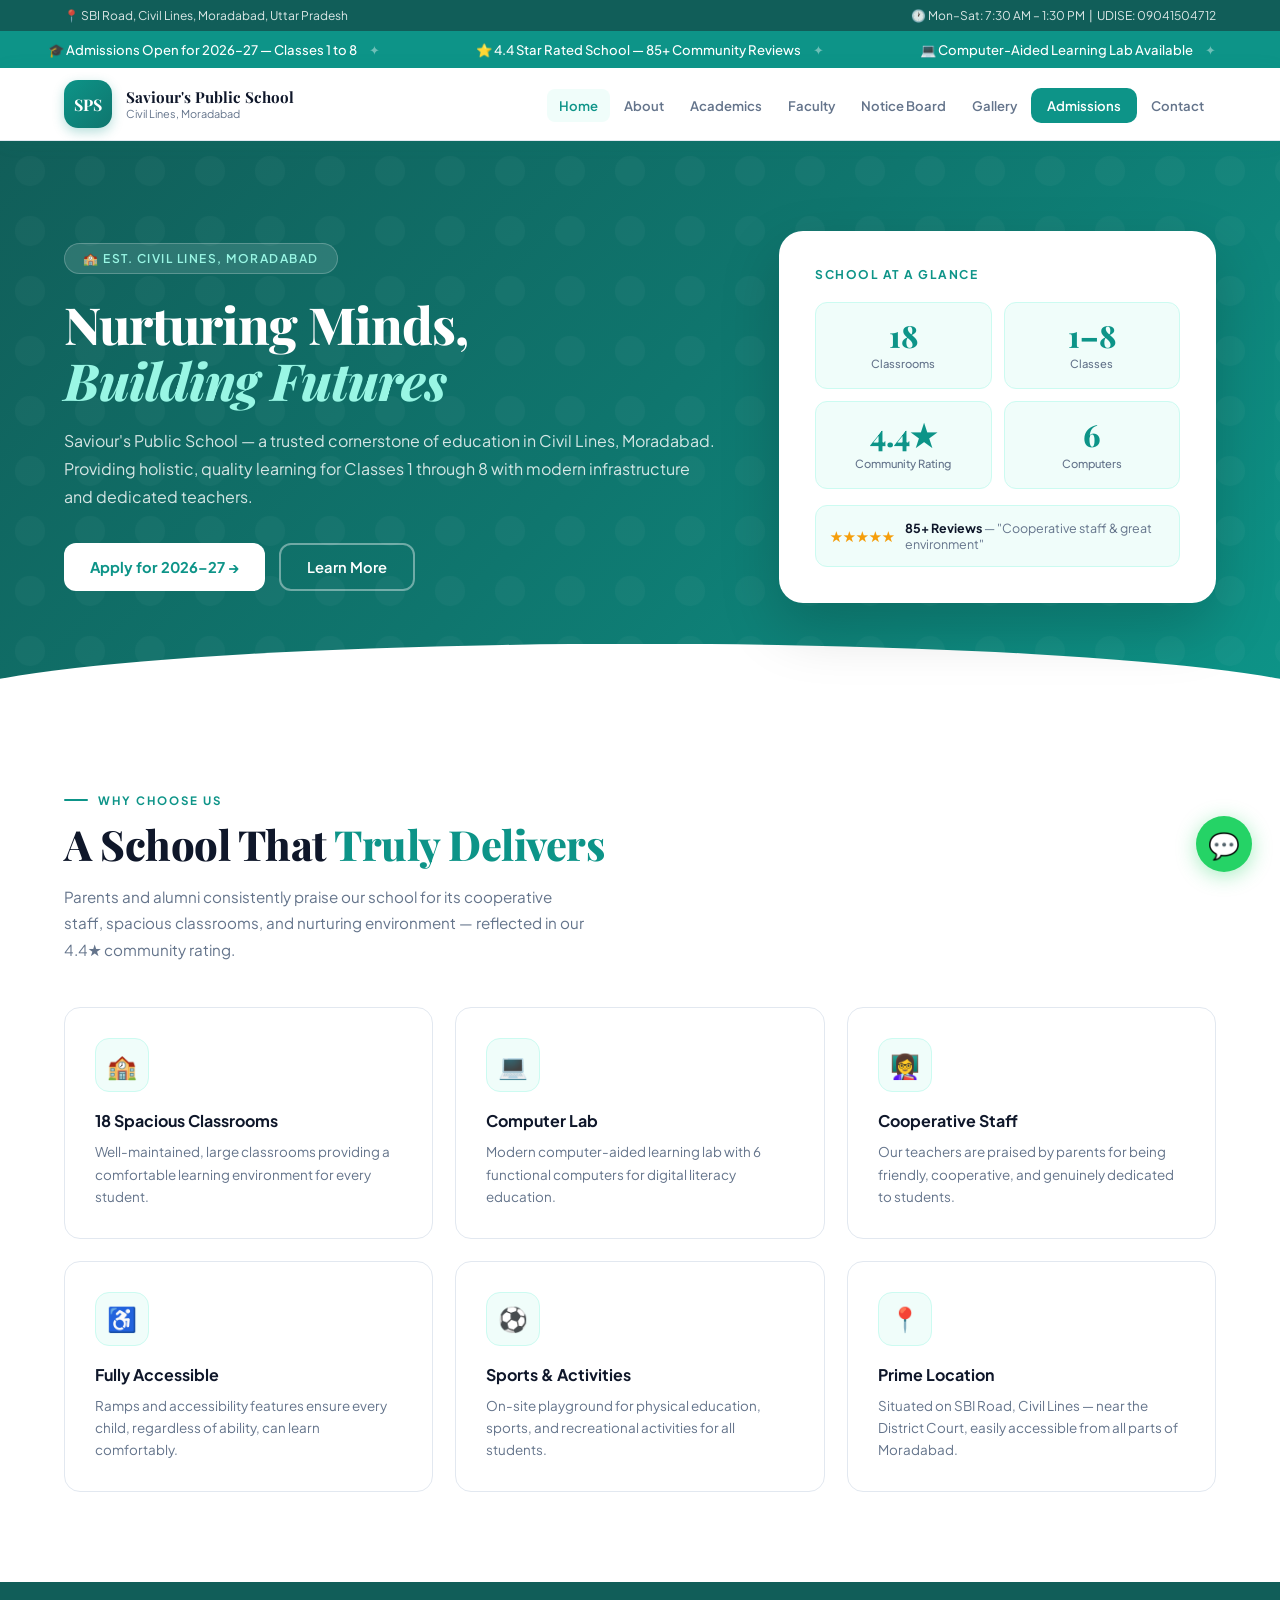
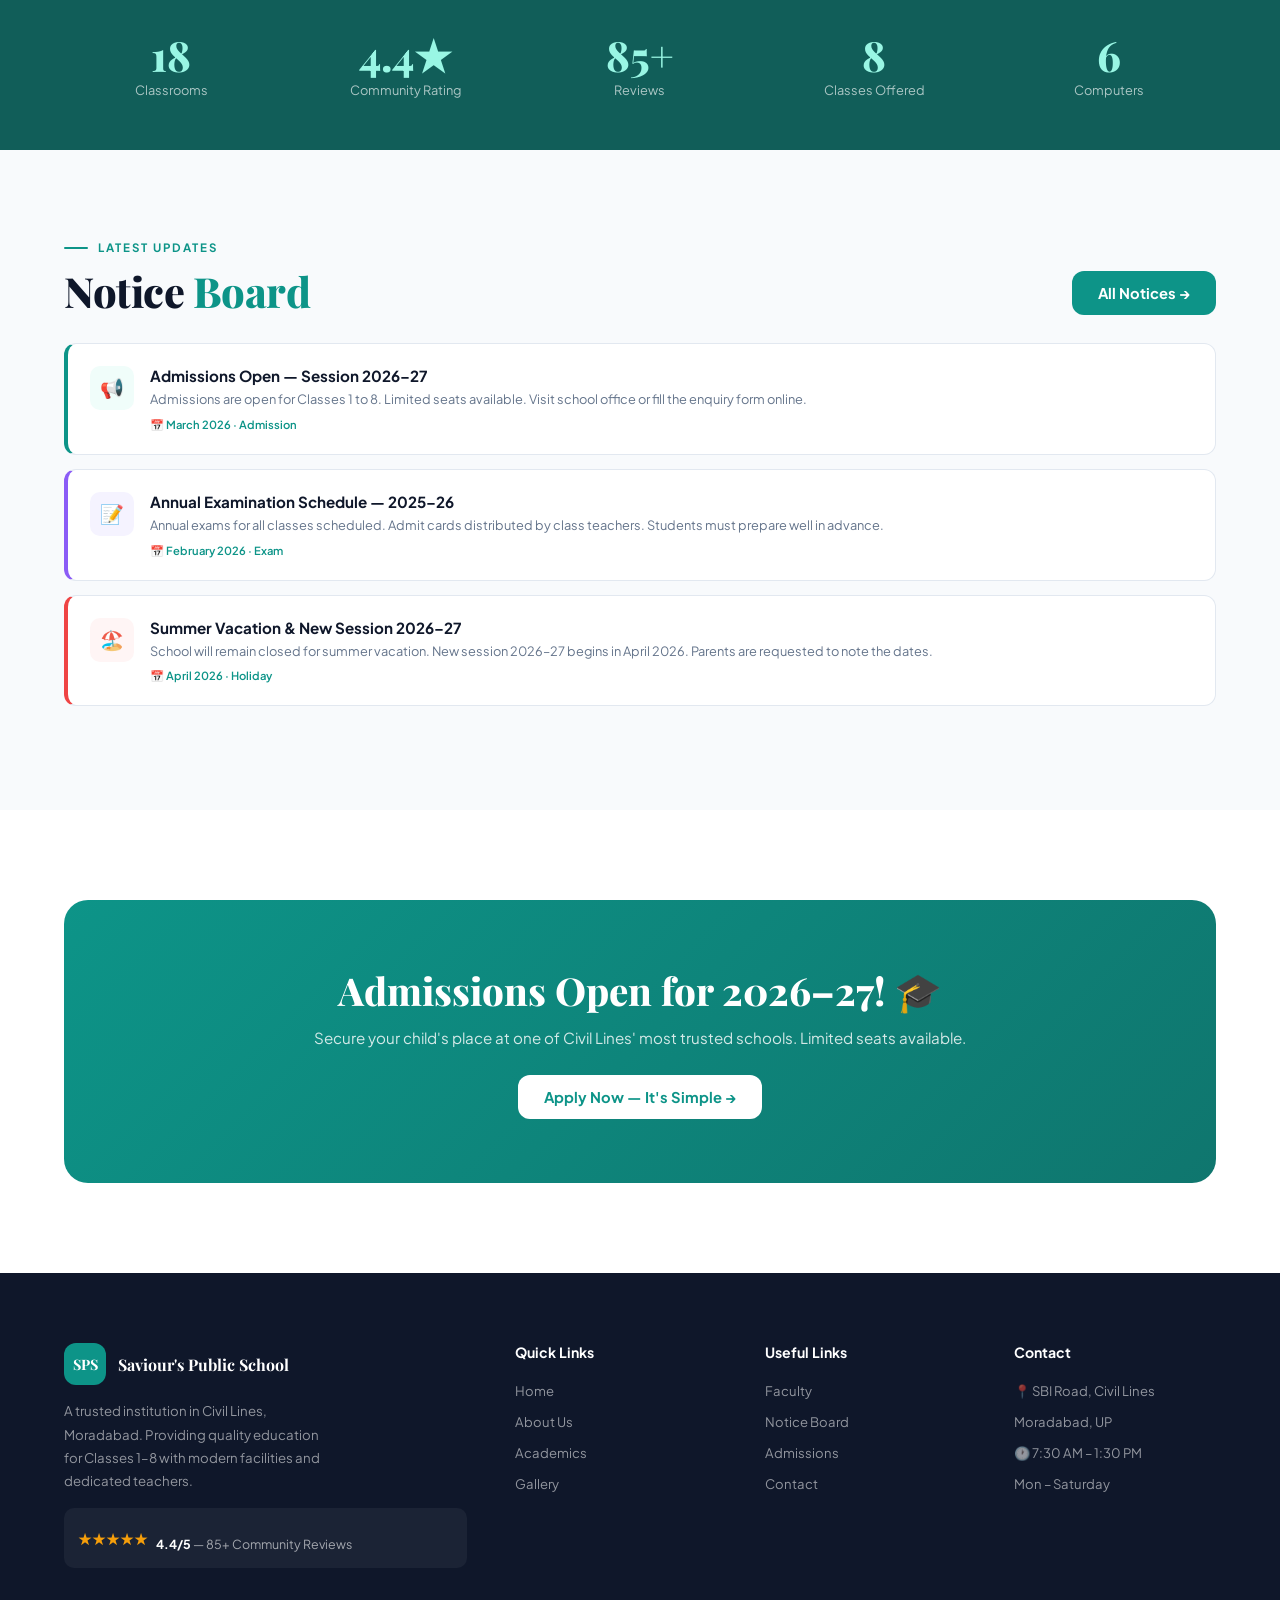
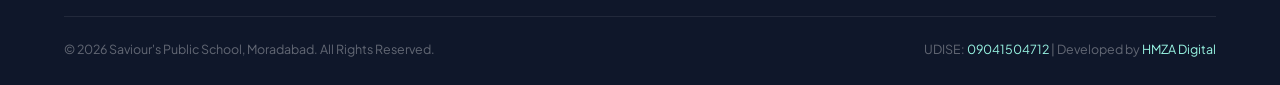
<file: index.html>
<!DOCTYPE html>
<html lang="en">
<head>
<meta charset="UTF-8"/>
<meta name="viewport" content="width=device-width,initial-scale=1.0"/>
<title>Saviour's Public School – Moradabad | Home</title>
<link rel="stylesheet" href="css/styles.css"/>
</head>
<body>

<!-- TOPBAR -->
<div class="topbar">
  <span>📍 SBI Road, Civil Lines, Moradabad, Uttar Pradesh</span>
  <span>🕐 Mon–Sat: 7:30 AM – 1:30 PM &nbsp;|&nbsp; UDISE: 09041504712</span>
</div>

<!-- TICKER -->
<div class="ticker">
  <div class="ticker-inner">
    <div class="ticker-item">🎓 Admissions Open for 2026–27 — Classes 1 to 8</div>
    <div class="ticker-item">⭐ 4.4 Star Rated School — 85+ Community Reviews</div>
    <div class="ticker-item">💻 Computer-Aided Learning Lab Available</div>
    <div class="ticker-item">📅 New Session Starts April 2026</div>
    <div class="ticker-item">♿ Disabled-Friendly Infrastructure</div>
    <div class="ticker-item">🎓 Admissions Open for 2026–27 — Classes 1 to 8</div>
    <div class="ticker-item">⭐ 4.4 Star Rated School — 85+ Community Reviews</div>
    <div class="ticker-item">💻 Computer-Aided Learning Lab Available</div>
    <div class="ticker-item">📅 New Session Starts April 2026</div>
    <div class="ticker-item">♿ Disabled-Friendly Infrastructure</div>
  </div>
</div>

<!-- NAV -->
<nav>
  <div class="nav-inner">
    <div class="nav-logo">
      <div class="logo-badge">SPS</div>
      <div class="logo-text">
        <h3>Saviour's Public School</h3>
        <p>Civil Lines, Moradabad</p>
      </div>
    </div>
    <ul class="nav-links">
      <li><a href="index.html">Home</a></li>
      <li><a href="about.html">About</a></li>
      <li><a href="academics.html">Academics</a></li>
      <li><a href="faculty.html">Faculty</a></li>
      <li><a href="notice.html">Notice Board</a></li>
      <li><a href="gallery.html">Gallery</a></li>
      <li><a href="admissions.html" class="nav-admit">Admissions</a></li>
      <li><a href="contact.html">Contact</a></li>
    </ul>
    <div class="hamburger" onclick="toggleMob()"><span></span><span></span><span></span></div>
  </div>
</nav>
<div class="mob-nav" id="mobNav">
  <button class="mob-close" onclick="toggleMob()">✕</button>
  <a href="index.html" onclick="toggleMob()">Home</a>
  <a href="about.html" onclick="toggleMob()">About</a>
  <a href="academics.html" onclick="toggleMob()">Academics</a>
  <a href="faculty.html" onclick="toggleMob()">Faculty</a>
  <a href="notice.html" onclick="toggleMob()">Notice Board</a>
  <a href="gallery.html" onclick="toggleMob()">Gallery</a>
  <a href="admissions.html" onclick="toggleMob()">Admissions</a>
  <a href="contact.html" onclick="toggleMob()">Contact</a>
</div>

<!-- HERO -->
<section class="hero">
  <div class="hero-inner">
    <div>
      <div class="hero-badge">🏫 Est. Civil Lines, Moradabad</div>
      <h1>Nurturing Minds,<br><em>Building Futures</em></h1>
      <p>Saviour's Public School — a trusted cornerstone of education in Civil Lines, Moradabad. Providing holistic, quality learning for Classes 1 through 8 with modern infrastructure and dedicated teachers.</p>
      <div class="hero-btns">
        <a href="admissions.html" class="btn-white">Apply for 2026–27 →</a>
        <a href="about.html" class="btn-outline-w">Learn More</a>
      </div>
    </div>
    <div class="hero-card">
      <div class="card-head">School at a Glance</div>
      <div class="stat-grid">
        <div class="stat-item"><div class="num">18</div><div class="lbl">Classrooms</div></div>
        <div class="stat-item"><div class="num">1–8</div><div class="lbl">Classes</div></div>
        <div class="stat-item"><div class="num">4.4★</div><div class="lbl">Community Rating</div></div>
        <div class="stat-item"><div class="num">6</div><div class="lbl">Computers</div></div>
      </div>
      <div class="review-strip">
        <span class="stars-gold">★★★★★</span>
        <div style="font-size:0.78rem;color:var(--gray)"><strong style="color:var(--dark)">85+ Reviews</strong> — "Cooperative staff & great environment"</div>
      </div>
    </div>
  </div>
</section>

<!-- WHY CHOOSE -->
<section class="section">
  <div class="section-inner">
    <div class="section-label reveal">Why Choose Us</div>
    <h2 class="section-title reveal">A School That <span>Truly Delivers</span></h2>
    <p class="section-sub reveal">Parents and alumni consistently praise our school for its cooperative staff, spacious classrooms, and nurturing environment — reflected in our 4.4★ community rating.</p>
    <div class="cards-3">
      <div class="card reveal"><div class="c-icon">🏫</div><h4>18 Spacious Classrooms</h4><p>Well-maintained, large classrooms providing a comfortable learning environment for every student.</p></div>
      <div class="card reveal"><div class="c-icon">💻</div><h4>Computer Lab</h4><p>Modern computer-aided learning lab with 6 functional computers for digital literacy education.</p></div>
      <div class="card reveal"><div class="c-icon">👩‍🏫</div><h4>Cooperative Staff</h4><p>Our teachers are praised by parents for being friendly, cooperative, and genuinely dedicated to students.</p></div>
      <div class="card reveal"><div class="c-icon">♿</div><h4>Fully Accessible</h4><p>Ramps and accessibility features ensure every child, regardless of ability, can learn comfortably.</p></div>
      <div class="card reveal"><div class="c-icon">⚽</div><h4>Sports & Activities</h4><p>On-site playground for physical education, sports, and recreational activities for all students.</p></div>
      <div class="card reveal"><div class="c-icon">📍</div><h4>Prime Location</h4><p>Situated on SBI Road, Civil Lines — near the District Court, easily accessible from all parts of Moradabad.</p></div>
    </div>
  </div>
</section>

<!-- STATS BAR -->
<div class="stats-bar">
  <div class="stats-inner">
    <div class="s-item reveal"><div class="num">18</div><div class="lbl">Classrooms</div></div>
    <div class="s-item reveal"><div class="num">4.4★</div><div class="lbl">Community Rating</div></div>
    <div class="s-item reveal"><div class="num">85+</div><div class="lbl">Reviews</div></div>
    <div class="s-item reveal"><div class="num">8</div><div class="lbl">Classes Offered</div></div>
    <div class="s-item reveal"><div class="num">6</div><div class="lbl">Computers</div></div>
  </div>
</div>

<!-- NOTICES PREVIEW -->
<section class="section section-alt">
  <div class="section-inner">
    <div style="display:flex;justify-content:space-between;align-items:flex-end;margin-bottom:28px;flex-wrap:wrap;gap:12px">
      <div>
        <div class="section-label">Latest Updates</div>
        <h2 class="section-title reveal" style="margin-bottom:0">Notice <span>Board</span></h2>
      </div>
      <a href="notice.html" class="btn-teal reveal">All Notices →</a>
    </div>
    <div class="notice-card reveal">
      <div class="n-icon teal">📢</div>
      <div class="n-content"><h4>Admissions Open — Session 2026–27</h4><p>Admissions are open for Classes 1 to 8. Limited seats available. Visit school office or fill the enquiry form online.</p><div class="n-date">📅 March 2026 · Admission</div></div>
    </div>
    <div class="notice-card exam reveal">
      <div class="n-icon purple">📝</div>
      <div class="n-content"><h4>Annual Examination Schedule — 2025–26</h4><p>Annual exams for all classes scheduled. Admit cards distributed by class teachers. Students must prepare well in advance.</p><div class="n-date">📅 February 2026 · Exam</div></div>
    </div>
    <div class="notice-card urgent reveal">
      <div class="n-icon red">🏖️</div>
      <div class="n-content"><h4>Summer Vacation & New Session 2026–27</h4><p>School will remain closed for summer vacation. New session 2026–27 begins in April 2026. Parents are requested to note the dates.</p><div class="n-date">📅 April 2026 · Holiday</div></div>
    </div>
  </div>
</section>

<!-- CTA -->
<section class="section">
  <div class="section-inner">
    <div class="cta-box reveal">
      <h2>Admissions Open for 2026–27! 🎓</h2>
      <p>Secure your child's place at one of Civil Lines' most trusted schools. Limited seats available.</p>
      <a href="admissions.html" class="btn-white">Apply Now — It's Simple →</a>
    </div>
  </div>
</section>

<!-- FOOTER -->
<footer>
  <div class="footer-inner">
    <div class="footer-grid">
      <div class="footer-brand">
        <div style="display:flex;align-items:center;gap:12px;margin-bottom:4px">
          <div style="width:42px;height:42px;border-radius:12px;background:var(--teal);display:flex;align-items:center;justify-content:center;font-family:'Playfair Display',serif;font-weight:700;color:white;font-size:0.9rem">SPS</div>
          <span style="font-family:'Playfair Display',serif;font-weight:700;font-size:1rem">Saviour's Public School</span>
        </div>
        <p>A trusted institution in Civil Lines, Moradabad. Providing quality education for Classes 1–8 with modern facilities and dedicated teachers.</p>
        <div class="f-rating">
          <span style="color:#f59e0b">★★★★★</span>
          <p style="font-size:0.78rem;color:rgba(255,255,255,0.6)"><strong style="color:white">4.4/5</strong> — 85+ Community Reviews</p>
        </div>
      </div>
      <div class="footer-col"><h4>Quick Links</h4><ul><li><a href="index.html">Home</a></li><li><a href="about.html">About Us</a></li><li><a href="academics.html">Academics</a></li><li><a href="gallery.html">Gallery</a></li></ul></div>
      <div class="footer-col"><h4>Useful Links</h4><ul><li><a href="faculty.html">Faculty</a></li><li><a href="notice.html">Notice Board</a></li><li><a href="admissions.html">Admissions</a></li><li><a href="contact.html">Contact</a></li></ul></div>
      <div class="footer-col"><h4>Contact</h4><ul><li><a href="#">📍 SBI Road, Civil Lines</a></li><li><a href="#">Moradabad, UP</a></li><li><a href="#">🕐 7:30 AM – 1:30 PM</a></li><li><a href="#">Mon – Saturday</a></li></ul></div>
    </div>
    <div class="footer-bottom">
      <p>© 2026 Saviour's Public School, Moradabad. All Rights Reserved.</p>
      <p>UDISE: <span>09041504712</span> | Developed by <span>HMZA Digital</span></p>
    </div>
  </div>
</footer>

<a href="https://wa.me/91" class="wa-float">💬</a>
<script src="js/script.js"></script>
</body>
</html>
</file>
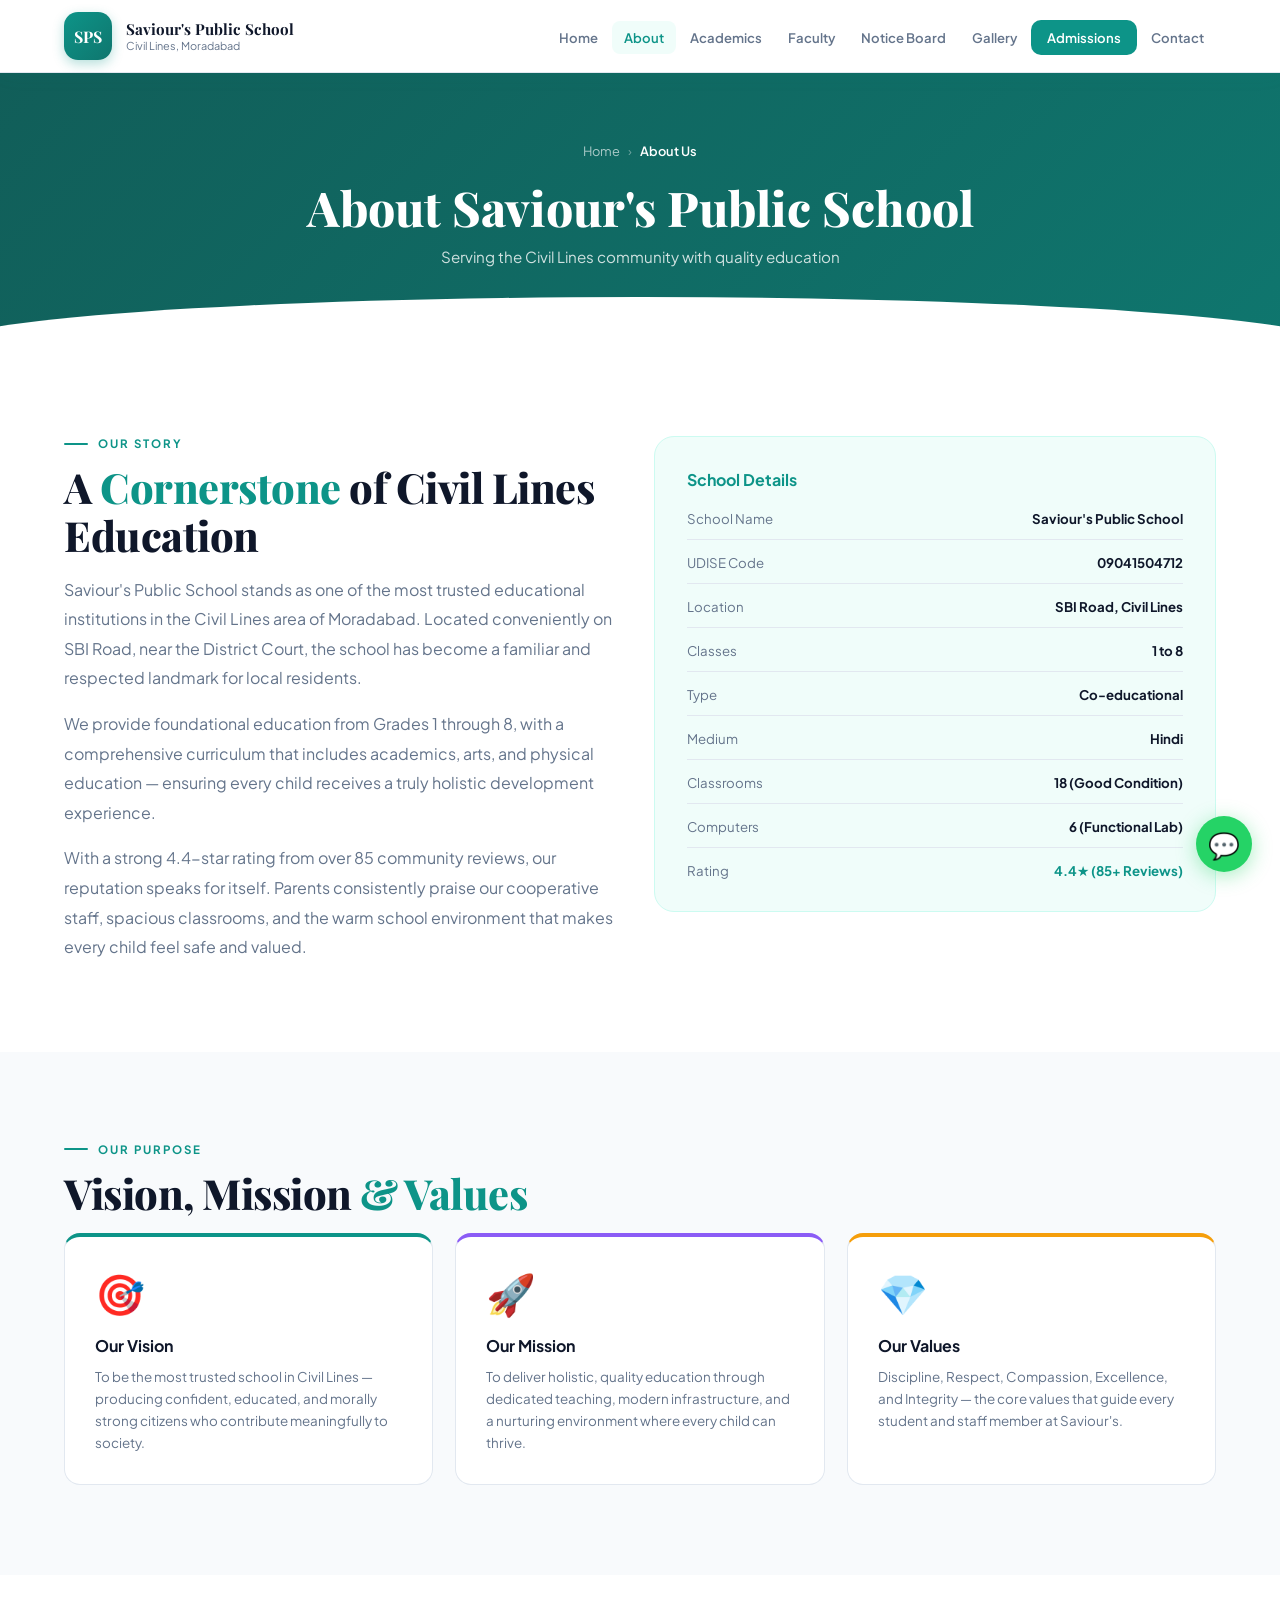
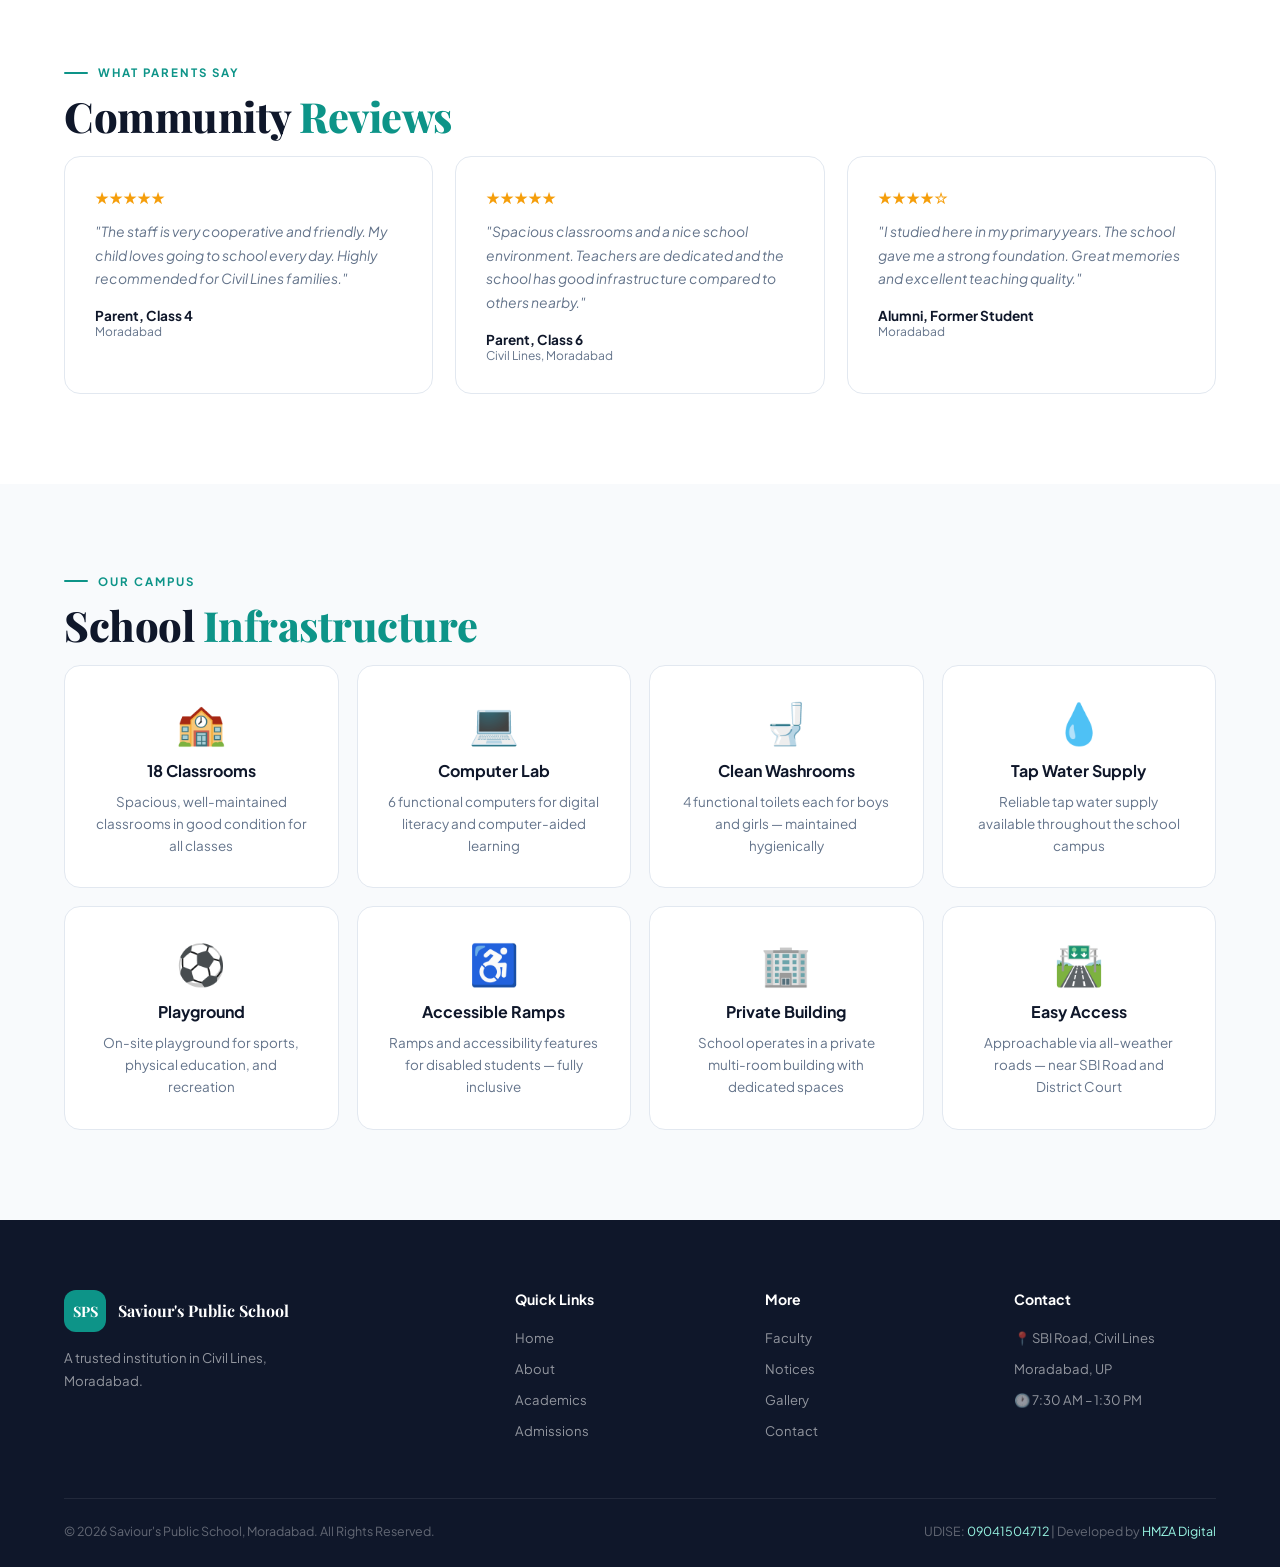
<file: about.html>
<!DOCTYPE html>
<html lang="en">
<head><meta charset="UTF-8"/><meta name="viewport" content="width=device-width,initial-scale=1.0"/><title>About – Saviour's Public School Moradabad</title><link rel="stylesheet" href="css/styles.css"/></head>
<body>
<nav><div class="nav-inner"><div class="nav-logo"><div class="logo-badge">SPS</div><div class="logo-text"><h3>Saviour's Public School</h3><p>Civil Lines, Moradabad</p></div></div><ul class="nav-links"><li><a href="index.html">Home</a></li><li><a href="about.html">About</a></li><li><a href="academics.html">Academics</a></li><li><a href="faculty.html">Faculty</a></li><li><a href="notice.html">Notice Board</a></li><li><a href="gallery.html">Gallery</a></li><li><a href="admissions.html" class="nav-admit">Admissions</a></li><li><a href="contact.html">Contact</a></li></ul><div class="hamburger" onclick="toggleMob()"><span></span><span></span><span></span></div></div></nav>
<div class="mob-nav" id="mobNav"><button class="mob-close" onclick="toggleMob()">✕</button><a href="index.html" onclick="toggleMob()">Home</a><a href="about.html" onclick="toggleMob()">About</a><a href="academics.html" onclick="toggleMob()">Academics</a><a href="faculty.html" onclick="toggleMob()">Faculty</a><a href="notice.html" onclick="toggleMob()">Notice Board</a><a href="gallery.html" onclick="toggleMob()">Gallery</a><a href="admissions.html" onclick="toggleMob()">Admissions</a><a href="contact.html" onclick="toggleMob()">Contact</a></div>

<div class="page-header"><div class="breadcrumb"><a href="index.html">Home</a><span>›</span><span class="current">About Us</span></div><h1>About Saviour's Public School</h1><p>Serving the Civil Lines community with quality education</p></div>

<section class="section">
  <div class="section-inner">
    <div class="cards-2">
      <div class="reveal">
        <div class="section-label">Our Story</div>
        <h2 class="section-title">A <span>Cornerstone</span> of Civil Lines Education</h2>
        <p style="color:var(--gray);line-height:1.85;margin-bottom:16px">Saviour's Public School stands as one of the most trusted educational institutions in the Civil Lines area of Moradabad. Located conveniently on SBI Road, near the District Court, the school has become a familiar and respected landmark for local residents.</p>
        <p style="color:var(--gray);line-height:1.85;margin-bottom:16px">We provide foundational education from Grades 1 through 8, with a comprehensive curriculum that includes academics, arts, and physical education — ensuring every child receives a truly holistic development experience.</p>
        <p style="color:var(--gray);line-height:1.85">With a strong 4.4-star rating from over 85 community reviews, our reputation speaks for itself. Parents consistently praise our cooperative staff, spacious classrooms, and the warm school environment that makes every child feel safe and valued.</p>
      </div>
      <div class="reveal">
        <div style="background:var(--teal-soft);border-radius:20px;padding:32px;border:1px solid var(--teal-light)">
          <h3 style="font-size:1rem;color:var(--teal);margin-bottom:20px;font-family:'Plus Jakarta Sans',sans-serif;font-weight:700">School Details</h3>
          <div style="display:flex;flex-direction:column;gap:14px">
            <div style="display:flex;justify-content:space-between;padding-bottom:12px;border-bottom:1px solid var(--border)"><span style="font-size:0.83rem;color:var(--gray)">School Name</span><span style="font-size:0.83rem;font-weight:700">Saviour's Public School</span></div>
            <div style="display:flex;justify-content:space-between;padding-bottom:12px;border-bottom:1px solid var(--border)"><span style="font-size:0.83rem;color:var(--gray)">UDISE Code</span><span style="font-size:0.83rem;font-weight:700">09041504712</span></div>
            <div style="display:flex;justify-content:space-between;padding-bottom:12px;border-bottom:1px solid var(--border)"><span style="font-size:0.83rem;color:var(--gray)">Location</span><span style="font-size:0.83rem;font-weight:700">SBI Road, Civil Lines</span></div>
            <div style="display:flex;justify-content:space-between;padding-bottom:12px;border-bottom:1px solid var(--border)"><span style="font-size:0.83rem;color:var(--gray)">Classes</span><span style="font-size:0.83rem;font-weight:700">1 to 8</span></div>
            <div style="display:flex;justify-content:space-between;padding-bottom:12px;border-bottom:1px solid var(--border)"><span style="font-size:0.83rem;color:var(--gray)">Type</span><span style="font-size:0.83rem;font-weight:700">Co-educational</span></div>
            <div style="display:flex;justify-content:space-between;padding-bottom:12px;border-bottom:1px solid var(--border)"><span style="font-size:0.83rem;color:var(--gray)">Medium</span><span style="font-size:0.83rem;font-weight:700">Hindi</span></div>
            <div style="display:flex;justify-content:space-between;padding-bottom:12px;border-bottom:1px solid var(--border)"><span style="font-size:0.83rem;color:var(--gray)">Classrooms</span><span style="font-size:0.83rem;font-weight:700">18 (Good Condition)</span></div>
            <div style="display:flex;justify-content:space-between;padding-bottom:12px;border-bottom:1px solid var(--border)"><span style="font-size:0.83rem;color:var(--gray)">Computers</span><span style="font-size:0.83rem;font-weight:700">6 (Functional Lab)</span></div>
            <div style="display:flex;justify-content:space-between"><span style="font-size:0.83rem;color:var(--gray)">Rating</span><span style="font-size:0.83rem;font-weight:700;color:var(--teal)">4.4★ (85+ Reviews)</span></div>
          </div>
        </div>
      </div>
    </div>
  </div>
</section>

<section class="section section-alt">
  <div class="section-inner">
    <div class="section-label reveal">Our Purpose</div>
    <h2 class="section-title reveal">Vision, Mission <span>& Values</span></h2>
    <div class="cards-3">
      <div class="card reveal" style="border-top:4px solid var(--teal)"><div style="font-size:2.5rem;margin-bottom:16px">🎯</div><h4>Our Vision</h4><p>To be the most trusted school in Civil Lines — producing confident, educated, and morally strong citizens who contribute meaningfully to society.</p></div>
      <div class="card reveal" style="border-top:4px solid #8b5cf6"><div style="font-size:2.5rem;margin-bottom:16px">🚀</div><h4>Our Mission</h4><p>To deliver holistic, quality education through dedicated teaching, modern infrastructure, and a nurturing environment where every child can thrive.</p></div>
      <div class="card reveal" style="border-top:4px solid #f59e0b"><div style="font-size:2.5rem;margin-bottom:16px">💎</div><h4>Our Values</h4><p>Discipline, Respect, Compassion, Excellence, and Integrity — the core values that guide every student and staff member at Saviour's.</p></div>
    </div>
  </div>
</section>

<section class="section">
  <div class="section-inner">
    <div class="section-label reveal">What Parents Say</div>
    <h2 class="section-title reveal">Community <span>Reviews</span></h2>
    <div class="cards-3">
      <div class="card reveal"><div style="color:#f59e0b;font-size:1rem;margin-bottom:12px">★★★★★</div><p style="font-size:0.87rem;color:var(--gray);font-style:italic;line-height:1.7;margin-bottom:16px">"The staff is very cooperative and friendly. My child loves going to school every day. Highly recommended for Civil Lines families."</p><div style="font-weight:700;font-size:0.85rem">Parent, Class 4</div><div style="font-size:0.75rem;color:var(--gray)">Moradabad</div></div>
      <div class="card reveal"><div style="color:#f59e0b;font-size:1rem;margin-bottom:12px">★★★★★</div><p style="font-size:0.87rem;color:var(--gray);font-style:italic;line-height:1.7;margin-bottom:16px">"Spacious classrooms and a nice school environment. Teachers are dedicated and the school has good infrastructure compared to others nearby."</p><div style="font-weight:700;font-size:0.85rem">Parent, Class 6</div><div style="font-size:0.75rem;color:var(--gray)">Civil Lines, Moradabad</div></div>
      <div class="card reveal"><div style="color:#f59e0b;font-size:1rem;margin-bottom:12px">★★★★☆</div><p style="font-size:0.87rem;color:var(--gray);font-style:italic;line-height:1.7;margin-bottom:16px">"I studied here in my primary years. The school gave me a strong foundation. Great memories and excellent teaching quality."</p><div style="font-weight:700;font-size:0.85rem">Alumni, Former Student</div><div style="font-size:0.75rem;color:var(--gray)">Moradabad</div></div>
    </div>
  </div>
</section>

<section class="section section-alt">
  <div class="section-inner">
    <div class="section-label reveal">Our Campus</div>
    <h2 class="section-title reveal">School <span>Infrastructure</span></h2>
    <div class="cards-4">
      <div class="card reveal" style="text-align:center"><div style="font-size:2.5rem;margin-bottom:12px">🏫</div><h4>18 Classrooms</h4><p>Spacious, well-maintained classrooms in good condition for all classes</p></div>
      <div class="card reveal" style="text-align:center"><div style="font-size:2.5rem;margin-bottom:12px">💻</div><h4>Computer Lab</h4><p>6 functional computers for digital literacy and computer-aided learning</p></div>
      <div class="card reveal" style="text-align:center"><div style="font-size:2.5rem;margin-bottom:12px">🚽</div><h4>Clean Washrooms</h4><p>4 functional toilets each for boys and girls — maintained hygienically</p></div>
      <div class="card reveal" style="text-align:center"><div style="font-size:2.5rem;margin-bottom:12px">💧</div><h4>Tap Water Supply</h4><p>Reliable tap water supply available throughout the school campus</p></div>
      <div class="card reveal" style="text-align:center"><div style="font-size:2.5rem;margin-bottom:12px">⚽</div><h4>Playground</h4><p>On-site playground for sports, physical education, and recreation</p></div>
      <div class="card reveal" style="text-align:center"><div style="font-size:2.5rem;margin-bottom:12px">♿</div><h4>Accessible Ramps</h4><p>Ramps and accessibility features for disabled students — fully inclusive</p></div>
      <div class="card reveal" style="text-align:center"><div style="font-size:2.5rem;margin-bottom:12px">🏢</div><h4>Private Building</h4><p>School operates in a private multi-room building with dedicated spaces</p></div>
      <div class="card reveal" style="text-align:center"><div style="font-size:2.5rem;margin-bottom:12px">🛣️</div><h4>Easy Access</h4><p>Approachable via all-weather roads — near SBI Road and District Court</p></div>
    </div>
  </div>
</section>

<footer><div class="footer-inner"><div class="footer-grid"><div class="footer-brand"><div style="display:flex;align-items:center;gap:12px;margin-bottom:4px"><div style="width:42px;height:42px;border-radius:12px;background:var(--teal);display:flex;align-items:center;justify-content:center;font-family:'Playfair Display',serif;font-weight:700;color:white;font-size:0.9rem">SPS</div><span style="font-family:'Playfair Display',serif;font-weight:700;font-size:1rem">Saviour's Public School</span></div><p>A trusted institution in Civil Lines, Moradabad.</p></div><div class="footer-col"><h4>Quick Links</h4><ul><li><a href="index.html">Home</a></li><li><a href="about.html">About</a></li><li><a href="academics.html">Academics</a></li><li><a href="admissions.html">Admissions</a></li></ul></div><div class="footer-col"><h4>More</h4><ul><li><a href="faculty.html">Faculty</a></li><li><a href="notice.html">Notices</a></li><li><a href="gallery.html">Gallery</a></li><li><a href="contact.html">Contact</a></li></ul></div><div class="footer-col"><h4>Contact</h4><ul><li><a href="#">📍 SBI Road, Civil Lines</a></li><li><a href="#">Moradabad, UP</a></li><li><a href="#">🕐 7:30 AM – 1:30 PM</a></li></ul></div></div><div class="footer-bottom"><p>© 2026 Saviour's Public School, Moradabad. All Rights Reserved.</p><p>UDISE: <span>09041504712</span> | Developed by <span>HMZA Digital</span></p></div></div></footer>
<a href="https://wa.me/91" class="wa-float">💬</a>
<script src="js/script.js"></script>
</body>
</html>
</file>
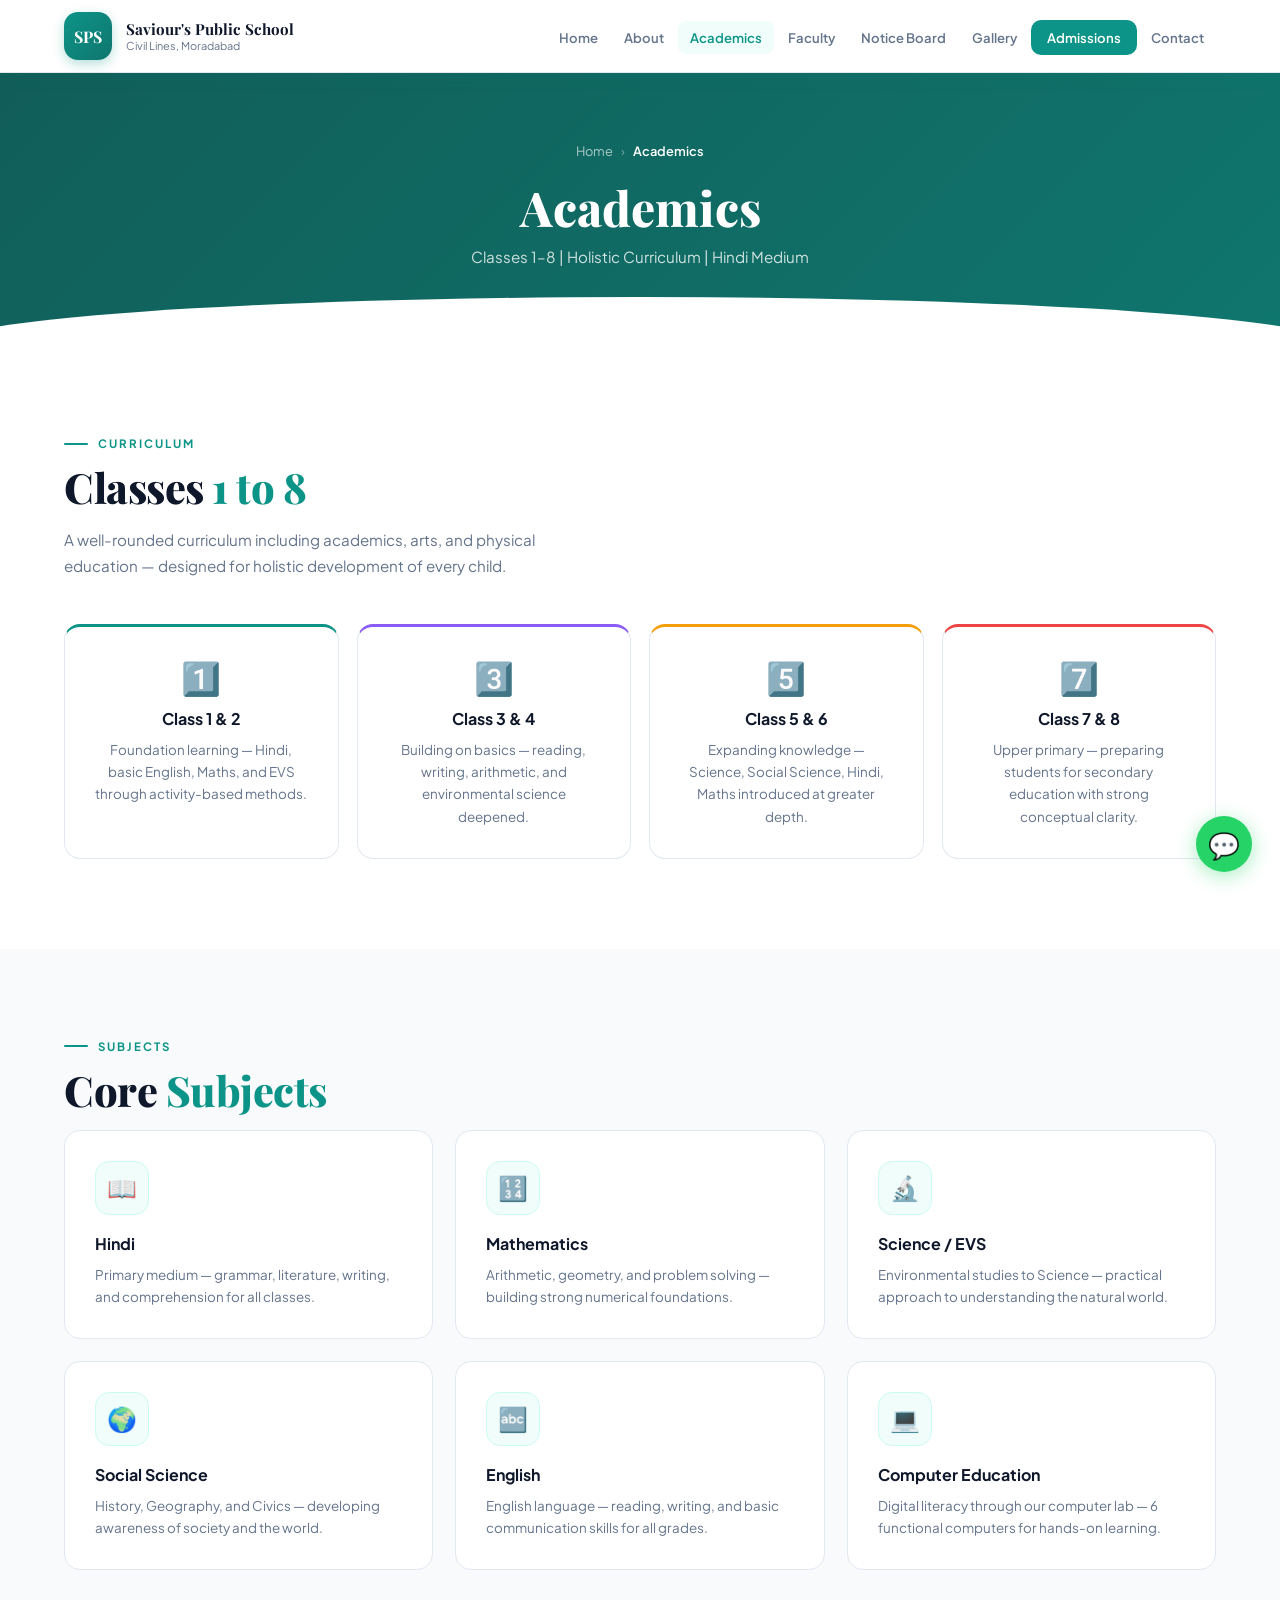
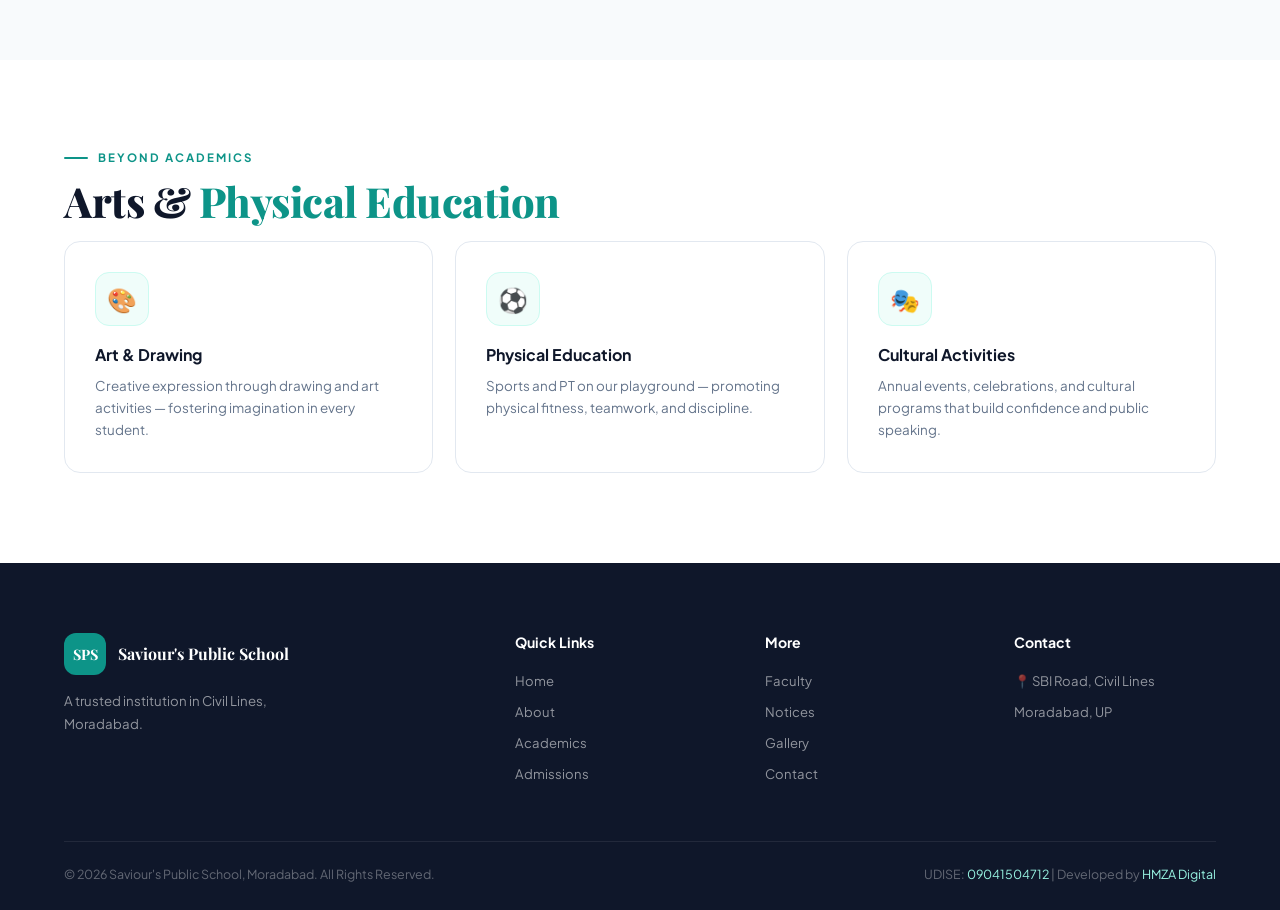
<file: academics.html>
<!DOCTYPE html>
<html lang="en">
<head><meta charset="UTF-8"/><meta name="viewport" content="width=device-width,initial-scale=1.0"/><title>Academics – Saviour's Public School Moradabad</title><link rel="stylesheet" href="css/styles.css"/></head>
<body>
<nav><div class="nav-inner"><div class="nav-logo"><div class="logo-badge">SPS</div><div class="logo-text"><h3>Saviour's Public School</h3><p>Civil Lines, Moradabad</p></div></div><ul class="nav-links"><li><a href="index.html">Home</a></li><li><a href="about.html">About</a></li><li><a href="academics.html">Academics</a></li><li><a href="faculty.html">Faculty</a></li><li><a href="notice.html">Notice Board</a></li><li><a href="gallery.html">Gallery</a></li><li><a href="admissions.html" class="nav-admit">Admissions</a></li><li><a href="contact.html">Contact</a></li></ul><div class="hamburger" onclick="toggleMob()"><span></span><span></span><span></span></div></div></nav>
<div class="mob-nav" id="mobNav"><button class="mob-close" onclick="toggleMob()">✕</button><a href="index.html" onclick="toggleMob()">Home</a><a href="about.html" onclick="toggleMob()">About</a><a href="academics.html" onclick="toggleMob()">Academics</a><a href="faculty.html" onclick="toggleMob()">Faculty</a><a href="notice.html" onclick="toggleMob()">Notice Board</a><a href="gallery.html" onclick="toggleMob()">Gallery</a><a href="admissions.html" onclick="toggleMob()">Admissions</a><a href="contact.html" onclick="toggleMob()">Contact</a></div>

<div class="page-header"><div class="breadcrumb"><a href="index.html">Home</a><span>›</span><span class="current">Academics</span></div><h1>Academics</h1><p>Classes 1–8 | Holistic Curriculum | Hindi Medium</p></div>

<section class="section">
  <div class="section-inner">
    <div class="section-label reveal">Curriculum</div>
    <h2 class="section-title reveal">Classes <span>1 to 8</span></h2>
    <p class="section-sub reveal">A well-rounded curriculum including academics, arts, and physical education — designed for holistic development of every child.</p>
    <div class="cards-4">
      <div class="card reveal" style="text-align:center;border-top:3px solid var(--teal)"><div style="font-size:2rem;margin-bottom:10px">1️⃣</div><h4>Class 1 & 2</h4><p>Foundation learning — Hindi, basic English, Maths, and EVS through activity-based methods.</p></div>
      <div class="card reveal" style="text-align:center;border-top:3px solid #8b5cf6"><div style="font-size:2rem;margin-bottom:10px">3️⃣</div><h4>Class 3 & 4</h4><p>Building on basics — reading, writing, arithmetic, and environmental science deepened.</p></div>
      <div class="card reveal" style="text-align:center;border-top:3px solid #f59e0b"><div style="font-size:2rem;margin-bottom:10px">5️⃣</div><h4>Class 5 & 6</h4><p>Expanding knowledge — Science, Social Science, Hindi, Maths introduced at greater depth.</p></div>
      <div class="card reveal" style="text-align:center;border-top:3px solid #ef4444"><div style="font-size:2rem;margin-bottom:10px">7️⃣</div><h4>Class 7 & 8</h4><p>Upper primary — preparing students for secondary education with strong conceptual clarity.</p></div>
    </div>
  </div>
</section>

<section class="section section-alt">
  <div class="section-inner">
    <div class="section-label reveal">Subjects</div>
    <h2 class="section-title reveal">Core <span>Subjects</span></h2>
    <div class="cards-3">
      <div class="card reveal"><div class="c-icon">📖</div><h4>Hindi</h4><p>Primary medium — grammar, literature, writing, and comprehension for all classes.</p></div>
      <div class="card reveal"><div class="c-icon">🔢</div><h4>Mathematics</h4><p>Arithmetic, geometry, and problem solving — building strong numerical foundations.</p></div>
      <div class="card reveal"><div class="c-icon">🔬</div><h4>Science / EVS</h4><p>Environmental studies to Science — practical approach to understanding the natural world.</p></div>
      <div class="card reveal"><div class="c-icon">🌍</div><h4>Social Science</h4><p>History, Geography, and Civics — developing awareness of society and the world.</p></div>
      <div class="card reveal"><div class="c-icon">🔤</div><h4>English</h4><p>English language — reading, writing, and basic communication skills for all grades.</p></div>
      <div class="card reveal"><div class="c-icon">💻</div><h4>Computer Education</h4><p>Digital literacy through our computer lab — 6 functional computers for hands-on learning.</p></div>
    </div>
  </div>
</section>

<section class="section">
  <div class="section-inner">
    <div class="section-label reveal">Beyond Academics</div>
    <h2 class="section-title reveal">Arts & <span>Physical Education</span></h2>
    <div class="cards-3">
      <div class="card reveal"><div class="c-icon">🎨</div><h4>Art & Drawing</h4><p>Creative expression through drawing and art activities — fostering imagination in every student.</p></div>
      <div class="card reveal"><div class="c-icon">⚽</div><h4>Physical Education</h4><p>Sports and PT on our playground — promoting physical fitness, teamwork, and discipline.</p></div>
      <div class="card reveal"><div class="c-icon">🎭</div><h4>Cultural Activities</h4><p>Annual events, celebrations, and cultural programs that build confidence and public speaking.</p></div>
    </div>
  </div>
</section>

<footer><div class="footer-inner"><div class="footer-grid"><div class="footer-brand"><div style="display:flex;align-items:center;gap:12px;margin-bottom:4px"><div style="width:42px;height:42px;border-radius:12px;background:var(--teal);display:flex;align-items:center;justify-content:center;font-family:'Playfair Display',serif;font-weight:700;color:white;font-size:0.9rem">SPS</div><span style="font-family:'Playfair Display',serif;font-weight:700;font-size:1rem">Saviour's Public School</span></div><p>A trusted institution in Civil Lines, Moradabad.</p></div><div class="footer-col"><h4>Quick Links</h4><ul><li><a href="index.html">Home</a></li><li><a href="about.html">About</a></li><li><a href="academics.html">Academics</a></li><li><a href="admissions.html">Admissions</a></li></ul></div><div class="footer-col"><h4>More</h4><ul><li><a href="faculty.html">Faculty</a></li><li><a href="notice.html">Notices</a></li><li><a href="gallery.html">Gallery</a></li><li><a href="contact.html">Contact</a></li></ul></div><div class="footer-col"><h4>Contact</h4><ul><li><a href="#">📍 SBI Road, Civil Lines</a></li><li><a href="#">Moradabad, UP</a></li></ul></div></div><div class="footer-bottom"><p>© 2026 Saviour's Public School, Moradabad. All Rights Reserved.</p><p>UDISE: <span>09041504712</span> | Developed by <span>HMZA Digital</span></p></div></div></footer>
<a href="https://wa.me/91" class="wa-float">💬</a>
<script src="js/script.js"></script>
</body>
</html>
</file>
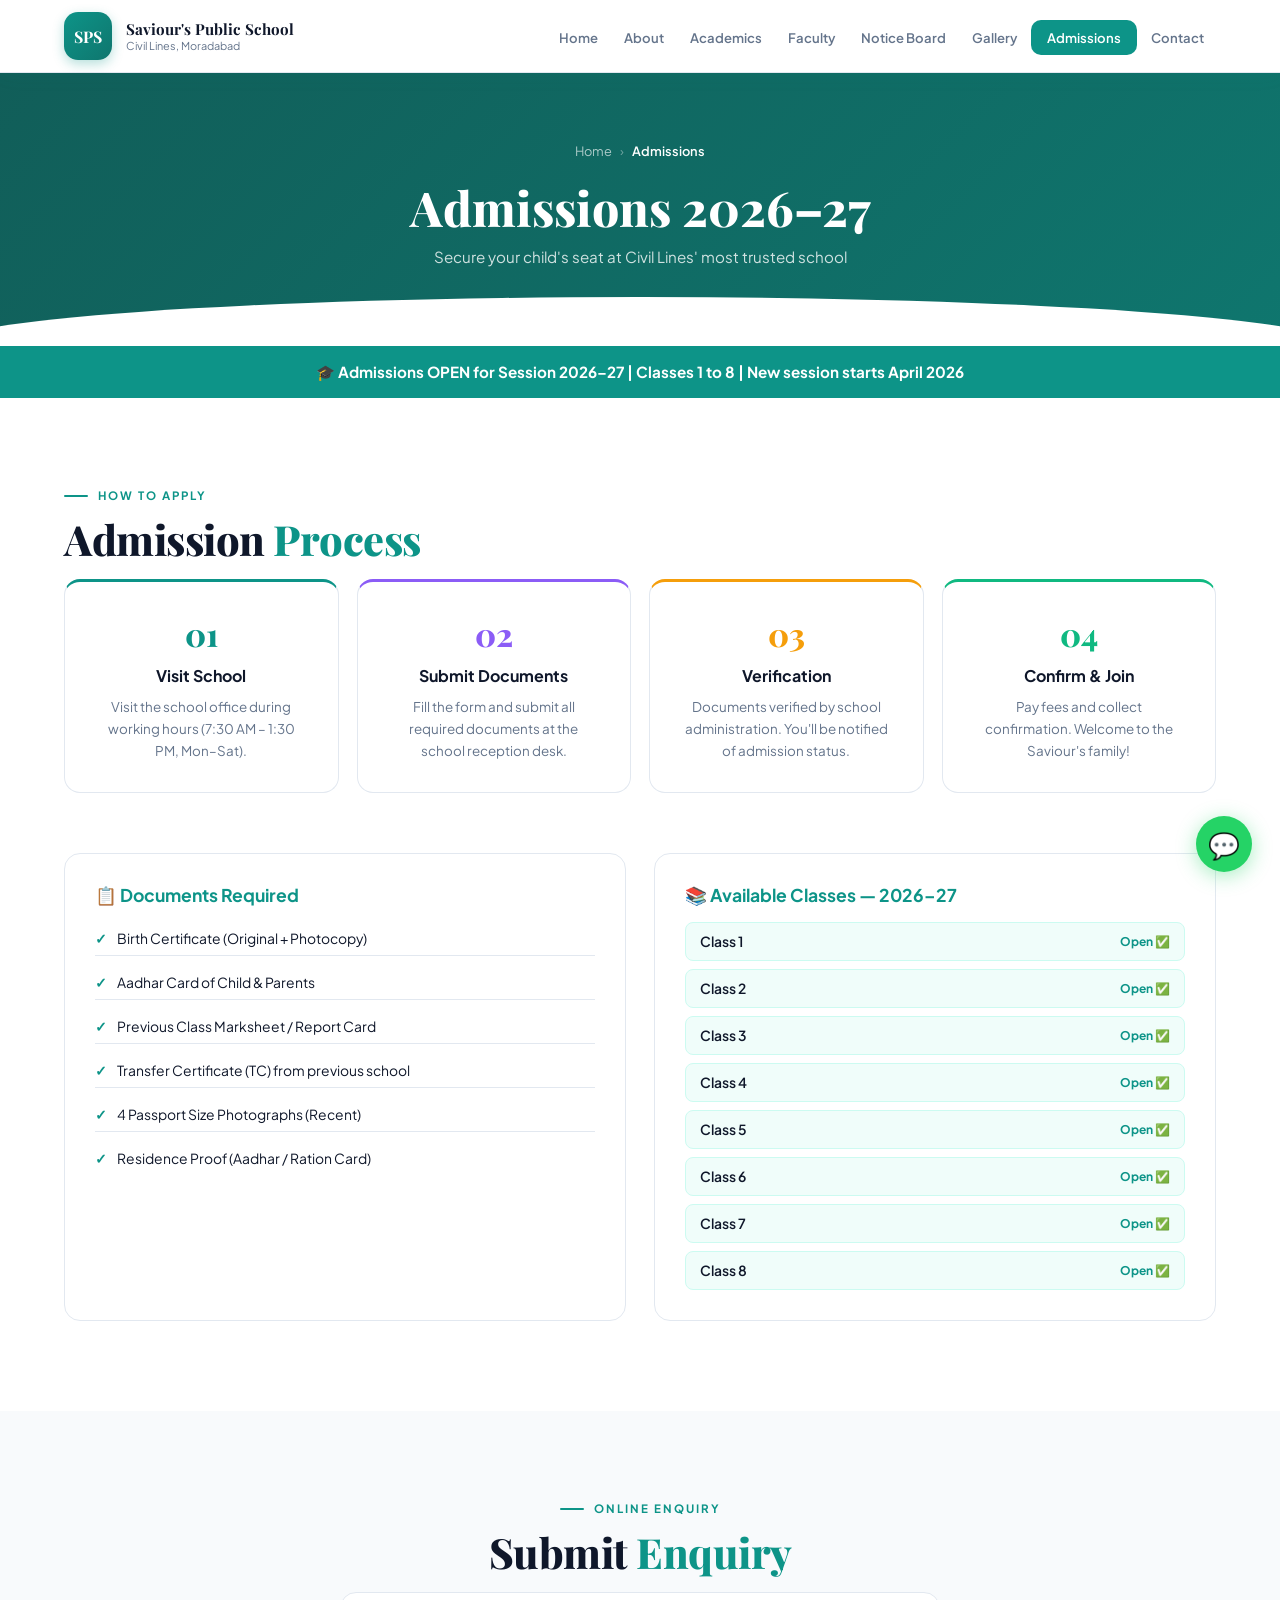
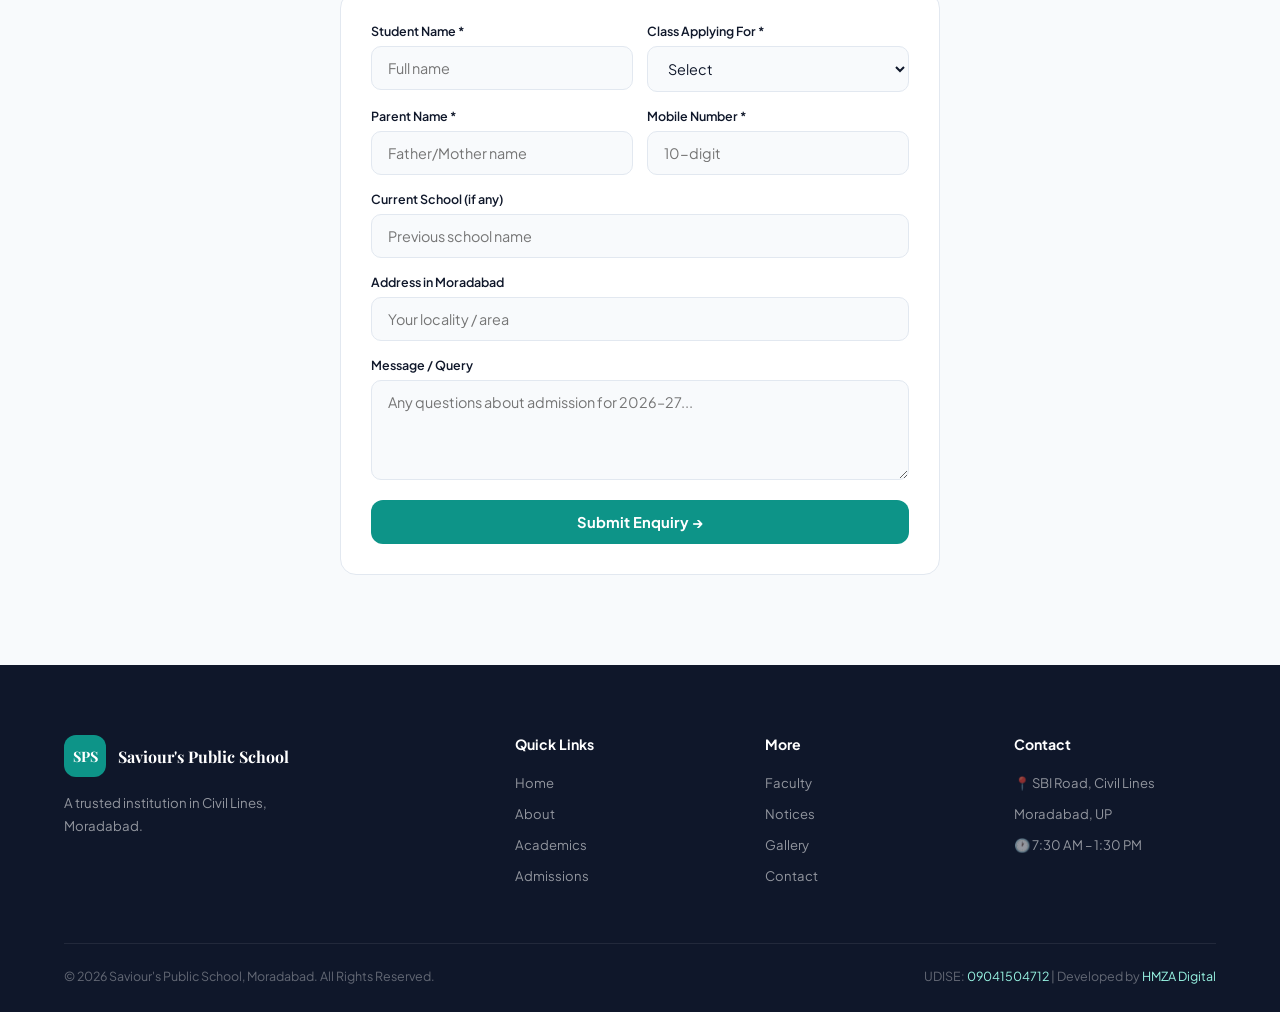
<file: admissions.html>
<!DOCTYPE html>
<html lang="en">
<head><meta charset="UTF-8"/><meta name="viewport" content="width=device-width,initial-scale=1.0"/><title>Admissions 2026–27 – Saviour's Public School Moradabad</title><link rel="stylesheet" href="css/styles.css"/></head>
<body>
<nav><div class="nav-inner"><div class="nav-logo"><div class="logo-badge">SPS</div><div class="logo-text"><h3>Saviour's Public School</h3><p>Civil Lines, Moradabad</p></div></div><ul class="nav-links"><li><a href="index.html">Home</a></li><li><a href="about.html">About</a></li><li><a href="academics.html">Academics</a></li><li><a href="faculty.html">Faculty</a></li><li><a href="notice.html">Notice Board</a></li><li><a href="gallery.html">Gallery</a></li><li><a href="admissions.html" class="nav-admit">Admissions</a></li><li><a href="contact.html">Contact</a></li></ul><div class="hamburger" onclick="toggleMob()"><span></span><span></span><span></span></div></div></nav>
<div class="mob-nav" id="mobNav"><button class="mob-close" onclick="toggleMob()">✕</button><a href="index.html" onclick="toggleMob()">Home</a><a href="about.html" onclick="toggleMob()">About</a><a href="academics.html" onclick="toggleMob()">Academics</a><a href="faculty.html" onclick="toggleMob()">Faculty</a><a href="notice.html" onclick="toggleMob()">Notice Board</a><a href="gallery.html" onclick="toggleMob()">Gallery</a><a href="admissions.html" onclick="toggleMob()">Admissions</a><a href="contact.html" onclick="toggleMob()">Contact</a></div>

<div class="page-header"><div class="breadcrumb"><a href="index.html">Home</a><span>›</span><span class="current">Admissions</span></div><h1>Admissions 2026–27</h1><p>Secure your child's seat at Civil Lines' most trusted school</p></div>

<div style="background:var(--teal);padding:16px;text-align:center"><p style="color:white;font-weight:700;font-size:0.95rem">🎓 Admissions OPEN for Session 2026–27 | Classes 1 to 8 | New session starts April 2026</p></div>

<section class="section">
  <div class="section-inner">
    <div class="section-label reveal">How to Apply</div>
    <h2 class="section-title reveal">Admission <span>Process</span></h2>
    <div class="cards-4" style="margin-bottom:60px">
      <div class="card reveal" style="text-align:center;border-top:3px solid var(--teal)"><div style="font-family:'Playfair Display',serif;font-size:2rem;font-weight:800;color:var(--teal);margin-bottom:10px">01</div><h4>Visit School</h4><p>Visit the school office during working hours (7:30 AM – 1:30 PM, Mon–Sat).</p></div>
      <div class="card reveal" style="text-align:center;border-top:3px solid #8b5cf6"><div style="font-family:'Playfair Display',serif;font-size:2rem;font-weight:800;color:#8b5cf6;margin-bottom:10px">02</div><h4>Submit Documents</h4><p>Fill the form and submit all required documents at the school reception desk.</p></div>
      <div class="card reveal" style="text-align:center;border-top:3px solid #f59e0b"><div style="font-family:'Playfair Display',serif;font-size:2rem;font-weight:800;color:#f59e0b;margin-bottom:10px">03</div><h4>Verification</h4><p>Documents verified by school administration. You'll be notified of admission status.</p></div>
      <div class="card reveal" style="text-align:center;border-top:3px solid #10b981"><div style="font-family:'Playfair Display',serif;font-size:2rem;font-weight:800;color:#10b981;margin-bottom:10px">04</div><h4>Confirm & Join</h4><p>Pay fees and collect confirmation. Welcome to the Saviour's family!</p></div>
    </div>
    <div class="cards-2">
      <div class="card reveal">
        <h3 style="font-size:1.1rem;color:var(--teal);margin-bottom:16px;font-family:'Plus Jakarta Sans',sans-serif;font-weight:700">📋 Documents Required</h3>
        <ul style="list-style:none;display:flex;flex-direction:column;gap:10px">
          <li style="display:flex;align-items:center;gap:10px;font-size:0.87rem;padding:8px 0;border-bottom:1px solid var(--border)"><span style="color:var(--teal);font-weight:700">✓</span>Birth Certificate (Original + Photocopy)</li>
          <li style="display:flex;align-items:center;gap:10px;font-size:0.87rem;padding:8px 0;border-bottom:1px solid var(--border)"><span style="color:var(--teal);font-weight:700">✓</span>Aadhar Card of Child & Parents</li>
          <li style="display:flex;align-items:center;gap:10px;font-size:0.87rem;padding:8px 0;border-bottom:1px solid var(--border)"><span style="color:var(--teal);font-weight:700">✓</span>Previous Class Marksheet / Report Card</li>
          <li style="display:flex;align-items:center;gap:10px;font-size:0.87rem;padding:8px 0;border-bottom:1px solid var(--border)"><span style="color:var(--teal);font-weight:700">✓</span>Transfer Certificate (TC) from previous school</li>
          <li style="display:flex;align-items:center;gap:10px;font-size:0.87rem;padding:8px 0;border-bottom:1px solid var(--border)"><span style="color:var(--teal);font-weight:700">✓</span>4 Passport Size Photographs (Recent)</li>
          <li style="display:flex;align-items:center;gap:10px;font-size:0.87rem;padding:8px 0"><span style="color:var(--teal);font-weight:700">✓</span>Residence Proof (Aadhar / Ration Card)</li>
        </ul>
      </div>
      <div class="card reveal">
        <h3 style="font-size:1.1rem;color:var(--teal);margin-bottom:16px;font-family:'Plus Jakarta Sans',sans-serif;font-weight:700">📚 Available Classes — 2026–27</h3>
        <div style="display:flex;flex-direction:column;gap:8px">
          <div style="display:flex;justify-content:space-between;align-items:center;padding:10px 14px;background:var(--teal-soft);border-radius:8px;border:1px solid var(--teal-light)"><span style="font-size:0.87rem;font-weight:600">Class 1</span><span style="font-size:0.75rem;color:var(--teal);font-weight:700">Open ✅</span></div>
          <div style="display:flex;justify-content:space-between;align-items:center;padding:10px 14px;background:var(--teal-soft);border-radius:8px;border:1px solid var(--teal-light)"><span style="font-size:0.87rem;font-weight:600">Class 2</span><span style="font-size:0.75rem;color:var(--teal);font-weight:700">Open ✅</span></div>
          <div style="display:flex;justify-content:space-between;align-items:center;padding:10px 14px;background:var(--teal-soft);border-radius:8px;border:1px solid var(--teal-light)"><span style="font-size:0.87rem;font-weight:600">Class 3</span><span style="font-size:0.75rem;color:var(--teal);font-weight:700">Open ✅</span></div>
          <div style="display:flex;justify-content:space-between;align-items:center;padding:10px 14px;background:var(--teal-soft);border-radius:8px;border:1px solid var(--teal-light)"><span style="font-size:0.87rem;font-weight:600">Class 4</span><span style="font-size:0.75rem;color:var(--teal);font-weight:700">Open ✅</span></div>
          <div style="display:flex;justify-content:space-between;align-items:center;padding:10px 14px;background:var(--teal-soft);border-radius:8px;border:1px solid var(--teal-light)"><span style="font-size:0.87rem;font-weight:600">Class 5</span><span style="font-size:0.75rem;color:var(--teal);font-weight:700">Open ✅</span></div>
          <div style="display:flex;justify-content:space-between;align-items:center;padding:10px 14px;background:var(--teal-soft);border-radius:8px;border:1px solid var(--teal-light)"><span style="font-size:0.87rem;font-weight:600">Class 6</span><span style="font-size:0.75rem;color:var(--teal);font-weight:700">Open ✅</span></div>
          <div style="display:flex;justify-content:space-between;align-items:center;padding:10px 14px;background:var(--teal-soft);border-radius:8px;border:1px solid var(--teal-light)"><span style="font-size:0.87rem;font-weight:600">Class 7</span><span style="font-size:0.75rem;color:var(--teal);font-weight:700">Open ✅</span></div>
          <div style="display:flex;justify-content:space-between;align-items:center;padding:10px 14px;background:var(--teal-soft);border-radius:8px;border:1px solid var(--teal-light)"><span style="font-size:0.87rem;font-weight:600">Class 8</span><span style="font-size:0.75rem;color:var(--teal);font-weight:700">Open ✅</span></div>
        </div>
      </div>
    </div>
  </div>
</section>

<section class="section section-alt">
  <div class="section-inner">
    <div style="max-width:600px;margin:auto">
      <div class="section-label reveal" style="justify-content:center">Online Enquiry</div>
      <h2 class="section-title reveal" style="text-align:center">Submit <span>Enquiry</span></h2>
      <div class="card reveal">
        <form id="enquiryForm">
          <div class="form-row"><div class="form-group"><label>Student Name *</label><input type="text" placeholder="Full name" required/></div><div class="form-group"><label>Class Applying For *</label><select required><option value="">Select</option><option>Class 1</option><option>Class 2</option><option>Class 3</option><option>Class 4</option><option>Class 5</option><option>Class 6</option><option>Class 7</option><option>Class 8</option></select></div></div>
          <div class="form-row"><div class="form-group"><label>Parent Name *</label><input type="text" placeholder="Father/Mother name" required/></div><div class="form-group"><label>Mobile Number *</label><input type="tel" placeholder="10-digit" maxlength="10" required/></div></div>
          <div class="form-group"><label>Current School (if any)</label><input type="text" placeholder="Previous school name"/></div>
          <div class="form-group"><label>Address in Moradabad</label><input type="text" placeholder="Your locality / area"/></div>
          <div class="form-group"><label>Message / Query</label><textarea placeholder="Any questions about admission for 2026–27..."></textarea></div>
          <button type="submit" class="btn-teal" style="width:100%;justify-content:center">Submit Enquiry →</button>
        </form>
      </div>
    </div>
  </div>
</section>

<footer><div class="footer-inner"><div class="footer-grid"><div class="footer-brand"><div style="display:flex;align-items:center;gap:12px;margin-bottom:4px"><div style="width:42px;height:42px;border-radius:12px;background:var(--teal);display:flex;align-items:center;justify-content:center;font-family:'Playfair Display',serif;font-weight:700;color:white;font-size:0.9rem">SPS</div><span style="font-family:'Playfair Display',serif;font-weight:700;font-size:1rem">Saviour's Public School</span></div><p>A trusted institution in Civil Lines, Moradabad.</p></div><div class="footer-col"><h4>Quick Links</h4><ul><li><a href="index.html">Home</a></li><li><a href="about.html">About</a></li><li><a href="academics.html">Academics</a></li><li><a href="admissions.html">Admissions</a></li></ul></div><div class="footer-col"><h4>More</h4><ul><li><a href="faculty.html">Faculty</a></li><li><a href="notice.html">Notices</a></li><li><a href="gallery.html">Gallery</a></li><li><a href="contact.html">Contact</a></li></ul></div><div class="footer-col"><h4>Contact</h4><ul><li><a href="#">📍 SBI Road, Civil Lines</a></li><li><a href="#">Moradabad, UP</a></li><li><a href="#">🕐 7:30 AM – 1:30 PM</a></li></ul></div></div><div class="footer-bottom"><p>© 2026 Saviour's Public School, Moradabad. All Rights Reserved.</p><p>UDISE: <span>09041504712</span> | Developed by <span>HMZA Digital</span></p></div></div></footer>
<a href="https://wa.me/91" class="wa-float">💬</a>
<script src="js/script.js"></script>
</body>
</html>
</file>
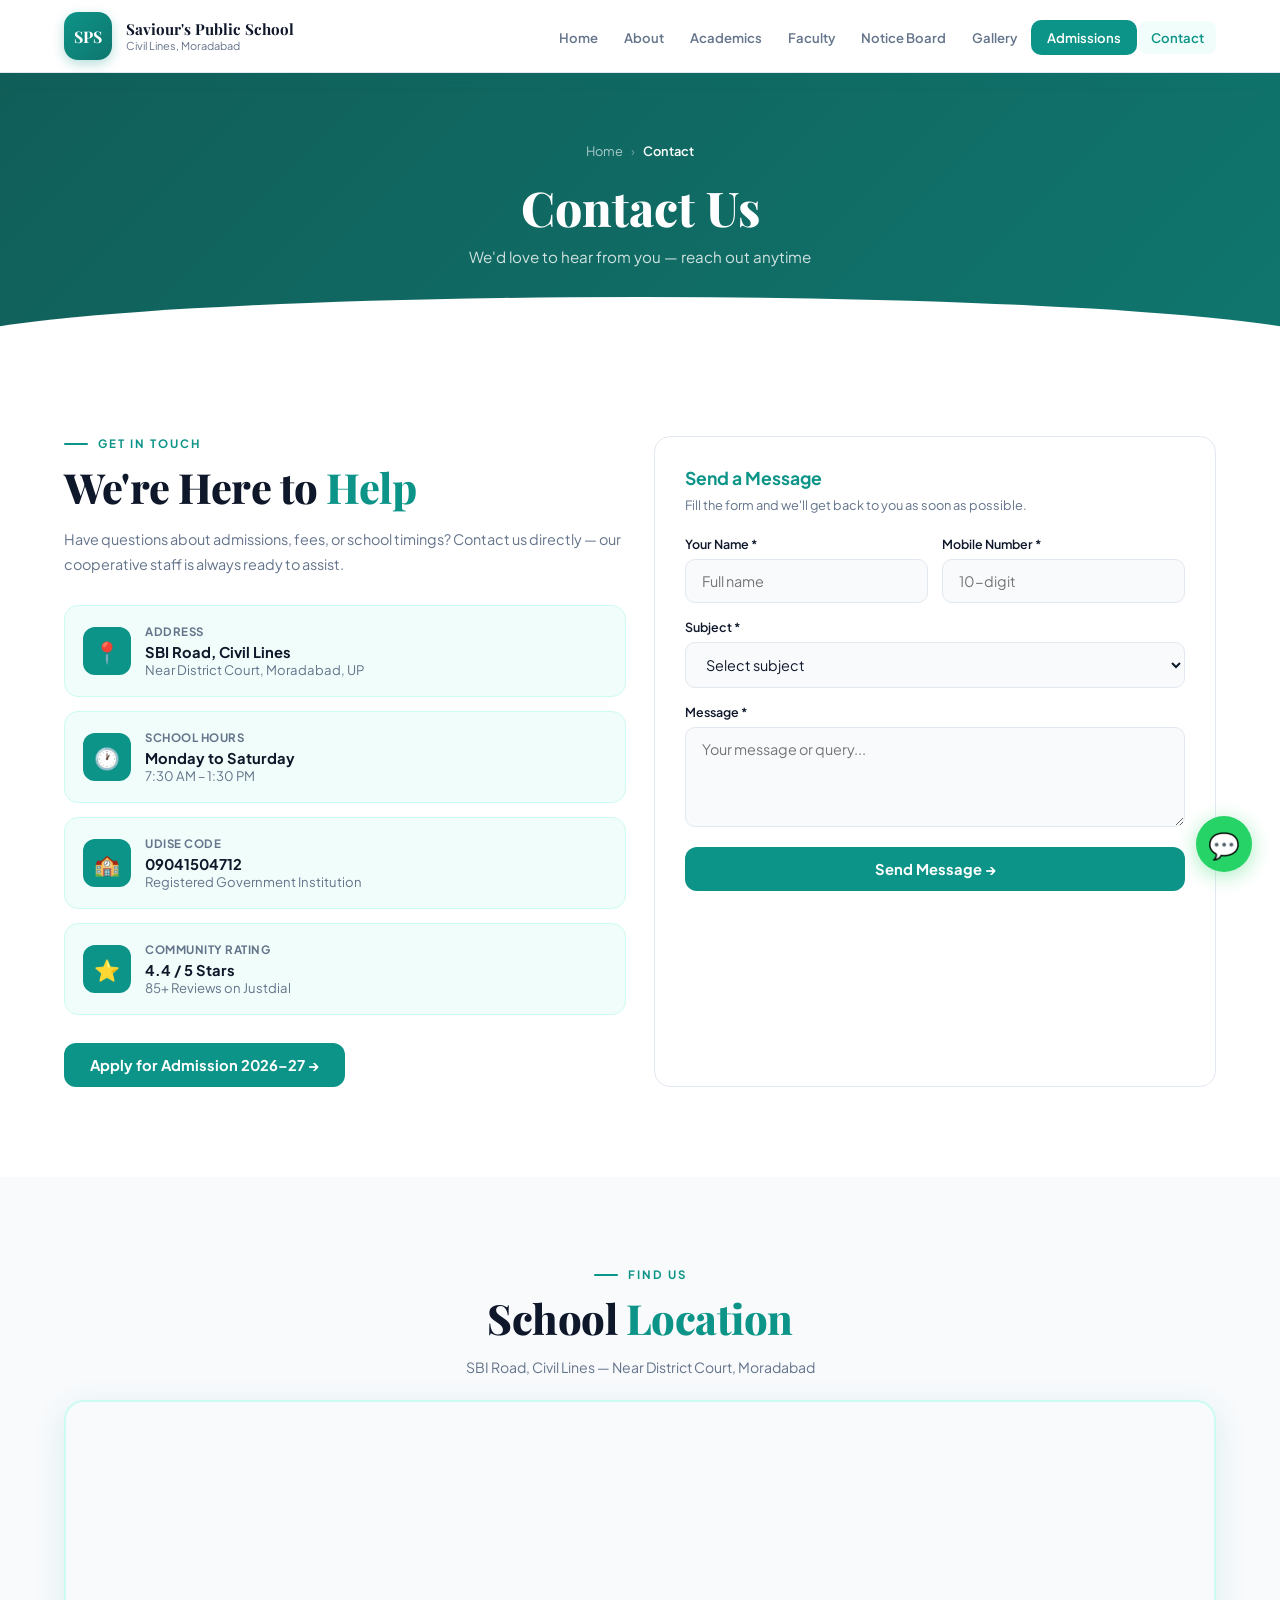
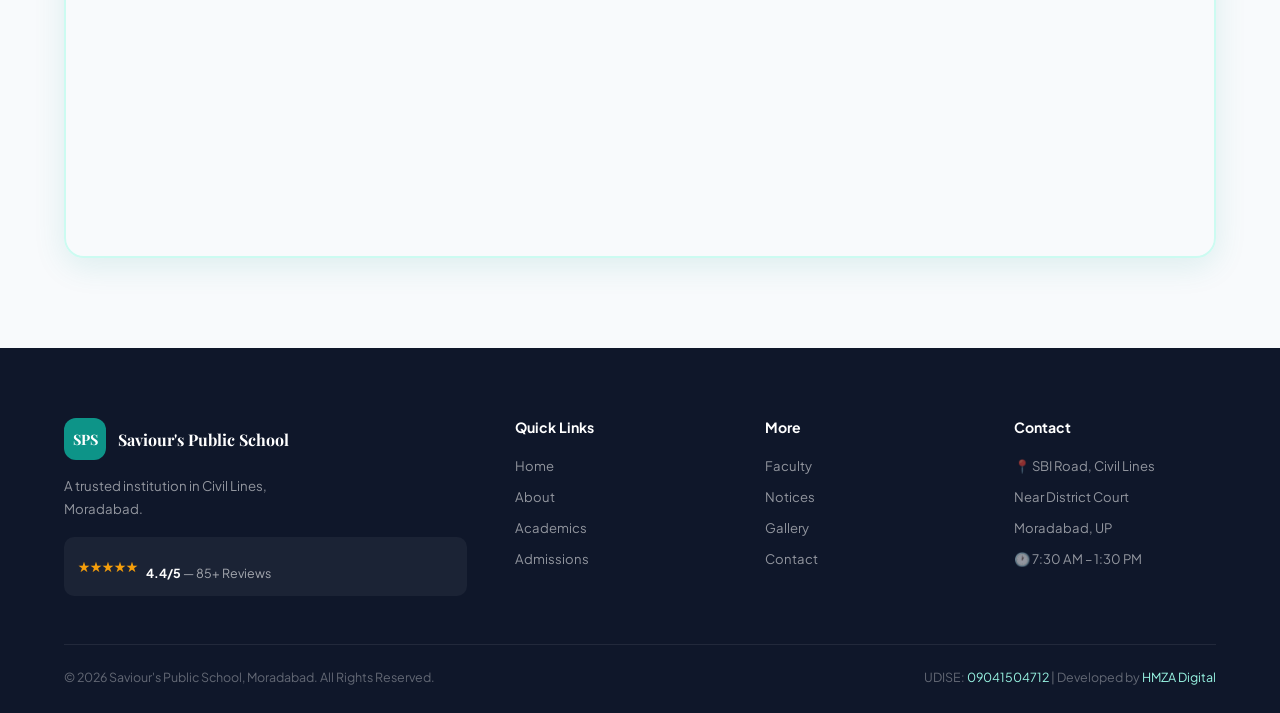
<file: contact.html>
<!DOCTYPE html>
<html lang="en">
<head><meta charset="UTF-8"/><meta name="viewport" content="width=device-width,initial-scale=1.0"/><title>Contact – Saviour's Public School Moradabad</title><link rel="stylesheet" href="css/styles.css"/></head>
<body>
<nav><div class="nav-inner"><div class="nav-logo"><div class="logo-badge">SPS</div><div class="logo-text"><h3>Saviour's Public School</h3><p>Civil Lines, Moradabad</p></div></div><ul class="nav-links"><li><a href="index.html">Home</a></li><li><a href="about.html">About</a></li><li><a href="academics.html">Academics</a></li><li><a href="faculty.html">Faculty</a></li><li><a href="notice.html">Notice Board</a></li><li><a href="gallery.html">Gallery</a></li><li><a href="admissions.html" class="nav-admit">Admissions</a></li><li><a href="contact.html">Contact</a></li></ul><div class="hamburger" onclick="toggleMob()"><span></span><span></span><span></span></div></div></nav>
<div class="mob-nav" id="mobNav"><button class="mob-close" onclick="toggleMob()">✕</button><a href="index.html" onclick="toggleMob()">Home</a><a href="about.html" onclick="toggleMob()">About</a><a href="academics.html" onclick="toggleMob()">Academics</a><a href="faculty.html" onclick="toggleMob()">Faculty</a><a href="notice.html" onclick="toggleMob()">Notice Board</a><a href="gallery.html" onclick="toggleMob()">Gallery</a><a href="admissions.html" onclick="toggleMob()">Admissions</a><a href="contact.html" onclick="toggleMob()">Contact</a></div>

<div class="page-header"><div class="breadcrumb"><a href="index.html">Home</a><span>›</span><span class="current">Contact</span></div><h1>Contact Us</h1><p>We'd love to hear from you — reach out anytime</p></div>

<section class="section">
  <div class="section-inner">
    <div class="cards-2">
      <div class="reveal">
        <div class="section-label">Get In Touch</div>
        <h2 class="section-title">We're Here to <span>Help</span></h2>
        <p style="color:var(--gray);font-size:0.9rem;line-height:1.75;margin-bottom:28px">Have questions about admissions, fees, or school timings? Contact us directly — our cooperative staff is always ready to assist.</p>
        <div style="display:flex;flex-direction:column;gap:14px;margin-bottom:28px">
          <div style="display:flex;align-items:center;gap:14px;padding:18px;background:var(--teal-soft);border-radius:14px;border:1px solid var(--teal-light)">
            <div style="width:48px;height:48px;border-radius:12px;background:var(--teal);display:flex;align-items:center;justify-content:center;font-size:1.3rem;flex-shrink:0">📍</div>
            <div><div style="font-size:0.72rem;color:var(--gray);font-weight:700;text-transform:uppercase;letter-spacing:0.5px;margin-bottom:4px">Address</div><div style="font-size:0.92rem;font-weight:700">SBI Road, Civil Lines</div><div style="font-size:0.82rem;color:var(--gray)">Near District Court, Moradabad, UP</div></div>
          </div>
          <div style="display:flex;align-items:center;gap:14px;padding:18px;background:var(--teal-soft);border-radius:14px;border:1px solid var(--teal-light)">
            <div style="width:48px;height:48px;border-radius:12px;background:var(--teal);display:flex;align-items:center;justify-content:center;font-size:1.3rem;flex-shrink:0">🕐</div>
            <div><div style="font-size:0.72rem;color:var(--gray);font-weight:700;text-transform:uppercase;letter-spacing:0.5px;margin-bottom:4px">School Hours</div><div style="font-size:0.92rem;font-weight:700">Monday to Saturday</div><div style="font-size:0.82rem;color:var(--gray)">7:30 AM – 1:30 PM</div></div>
          </div>
          <div style="display:flex;align-items:center;gap:14px;padding:18px;background:var(--teal-soft);border-radius:14px;border:1px solid var(--teal-light)">
            <div style="width:48px;height:48px;border-radius:12px;background:var(--teal);display:flex;align-items:center;justify-content:center;font-size:1.3rem;flex-shrink:0">🏫</div>
            <div><div style="font-size:0.72rem;color:var(--gray);font-weight:700;text-transform:uppercase;letter-spacing:0.5px;margin-bottom:4px">UDISE Code</div><div style="font-size:0.92rem;font-weight:700">09041504712</div><div style="font-size:0.82rem;color:var(--gray)">Registered Government Institution</div></div>
          </div>
          <div style="display:flex;align-items:center;gap:14px;padding:18px;background:var(--teal-soft);border-radius:14px;border:1px solid var(--teal-light)">
            <div style="width:48px;height:48px;border-radius:12px;background:var(--teal);display:flex;align-items:center;justify-content:center;font-size:1.3rem;flex-shrink:0">⭐</div>
            <div><div style="font-size:0.72rem;color:var(--gray);font-weight:700;text-transform:uppercase;letter-spacing:0.5px;margin-bottom:4px">Community Rating</div><div style="font-size:0.92rem;font-weight:700">4.4 / 5 Stars</div><div style="font-size:0.82rem;color:var(--gray)">85+ Reviews on Justdial</div></div>
          </div>
        </div>
        <a href="admissions.html" class="btn-teal">Apply for Admission 2026–27 →</a>
      </div>
      <div class="card reveal">
        <h3 style="font-size:1.1rem;color:var(--teal);margin-bottom:6px;font-family:'Plus Jakarta Sans',sans-serif;font-weight:700">Send a Message</h3>
        <p style="font-size:0.8rem;color:var(--gray);margin-bottom:20px">Fill the form and we'll get back to you as soon as possible.</p>
        <form id="contactForm">
          <div class="form-row"><div class="form-group"><label>Your Name *</label><input type="text" placeholder="Full name" required/></div><div class="form-group"><label>Mobile Number *</label><input type="tel" placeholder="10-digit" maxlength="10" required/></div></div>
          <div class="form-group"><label>Subject *</label><select required><option value="">Select subject</option><option>Admission Enquiry 2026–27</option><option>Fee Information</option><option>School Timing</option><option>Documents Required</option><option>Other</option></select></div>
          <div class="form-group"><label>Message *</label><textarea placeholder="Your message or query..." required></textarea></div>
          <button type="submit" class="btn-teal" style="width:100%;justify-content:center">Send Message →</button>
        </form>
      </div>
    </div>
  </div>
</section>

<section class="section section-alt">
  <div class="section-inner">
    <div class="section-label reveal" style="justify-content:center">Find Us</div>
    <h2 class="section-title reveal" style="text-align:center">School <span>Location</span></h2>
    <p style="text-align:center;color:var(--gray);font-size:0.88rem;margin-bottom:24px" class="reveal">SBI Road, Civil Lines — Near District Court, Moradabad</p>
    <div style="border-radius:20px;overflow:hidden;border:2px solid var(--teal-light);box-shadow:var(--shadow);width:100%;max-width:100%" class="reveal">
      <iframe src="https://www.google.com/maps/embed?pb=!1m18!1m12!1m3!1d278.45396253631833!2d78.77162421412905!3d28.846883611232663!2m3!1f0!2f0!3f0!3m2!1i1024!2i768!4f13.1!3m3!1m2!1s0x390afbddbd7ca149%3A0x8d3aff9432a30cb3!2sSaviour&#39;s%20Public%20School!5e1!3m2!1sen!2sus!4v1773563725903!5m2!1sen!2sus" width="1200" height="450" style="border:0;" allowfullscreen="" loading="lazy" referrerpolicy="no-referrer-when-downgrade"></iframe>
    </div>
  </div>
</section>

<footer><div class="footer-inner"><div class="footer-grid"><div class="footer-brand"><div style="display:flex;align-items:center;gap:12px;margin-bottom:4px"><div style="width:42px;height:42px;border-radius:12px;background:var(--teal);display:flex;align-items:center;justify-content:center;font-family:'Playfair Display',serif;font-weight:700;color:white;font-size:0.9rem">SPS</div><span style="font-family:'Playfair Display',serif;font-weight:700;font-size:1rem">Saviour's Public School</span></div><p>A trusted institution in Civil Lines, Moradabad.</p><div class="f-rating"><span style="color:#f59e0b;font-size:0.85rem">★★★★★</span><p style="font-size:0.78rem;color:rgba(255,255,255,0.6)"><strong style="color:white">4.4/5</strong> — 85+ Reviews</p></div></div><div class="footer-col"><h4>Quick Links</h4><ul><li><a href="index.html">Home</a></li><li><a href="about.html">About</a></li><li><a href="academics.html">Academics</a></li><li><a href="admissions.html">Admissions</a></li></ul></div><div class="footer-col"><h4>More</h4><ul><li><a href="faculty.html">Faculty</a></li><li><a href="notice.html">Notices</a></li><li><a href="gallery.html">Gallery</a></li><li><a href="contact.html">Contact</a></li></ul></div><div class="footer-col"><h4>Contact</h4><ul><li><a href="#">📍 SBI Road, Civil Lines</a></li><li><a href="#">Near District Court</a></li><li><a href="#">Moradabad, UP</a></li><li><a href="#">🕐 7:30 AM – 1:30 PM</a></li></ul></div></div><div class="footer-bottom"><p>© 2026 Saviour's Public School, Moradabad. All Rights Reserved.</p><p>UDISE: <span>09041504712</span> | Developed by <span>HMZA Digital</span></p></div></div></footer>
<a href="https://wa.me/91" class="wa-float">💬</a>
<script src="js/script.js"></script>
</body>
</html>
</file>
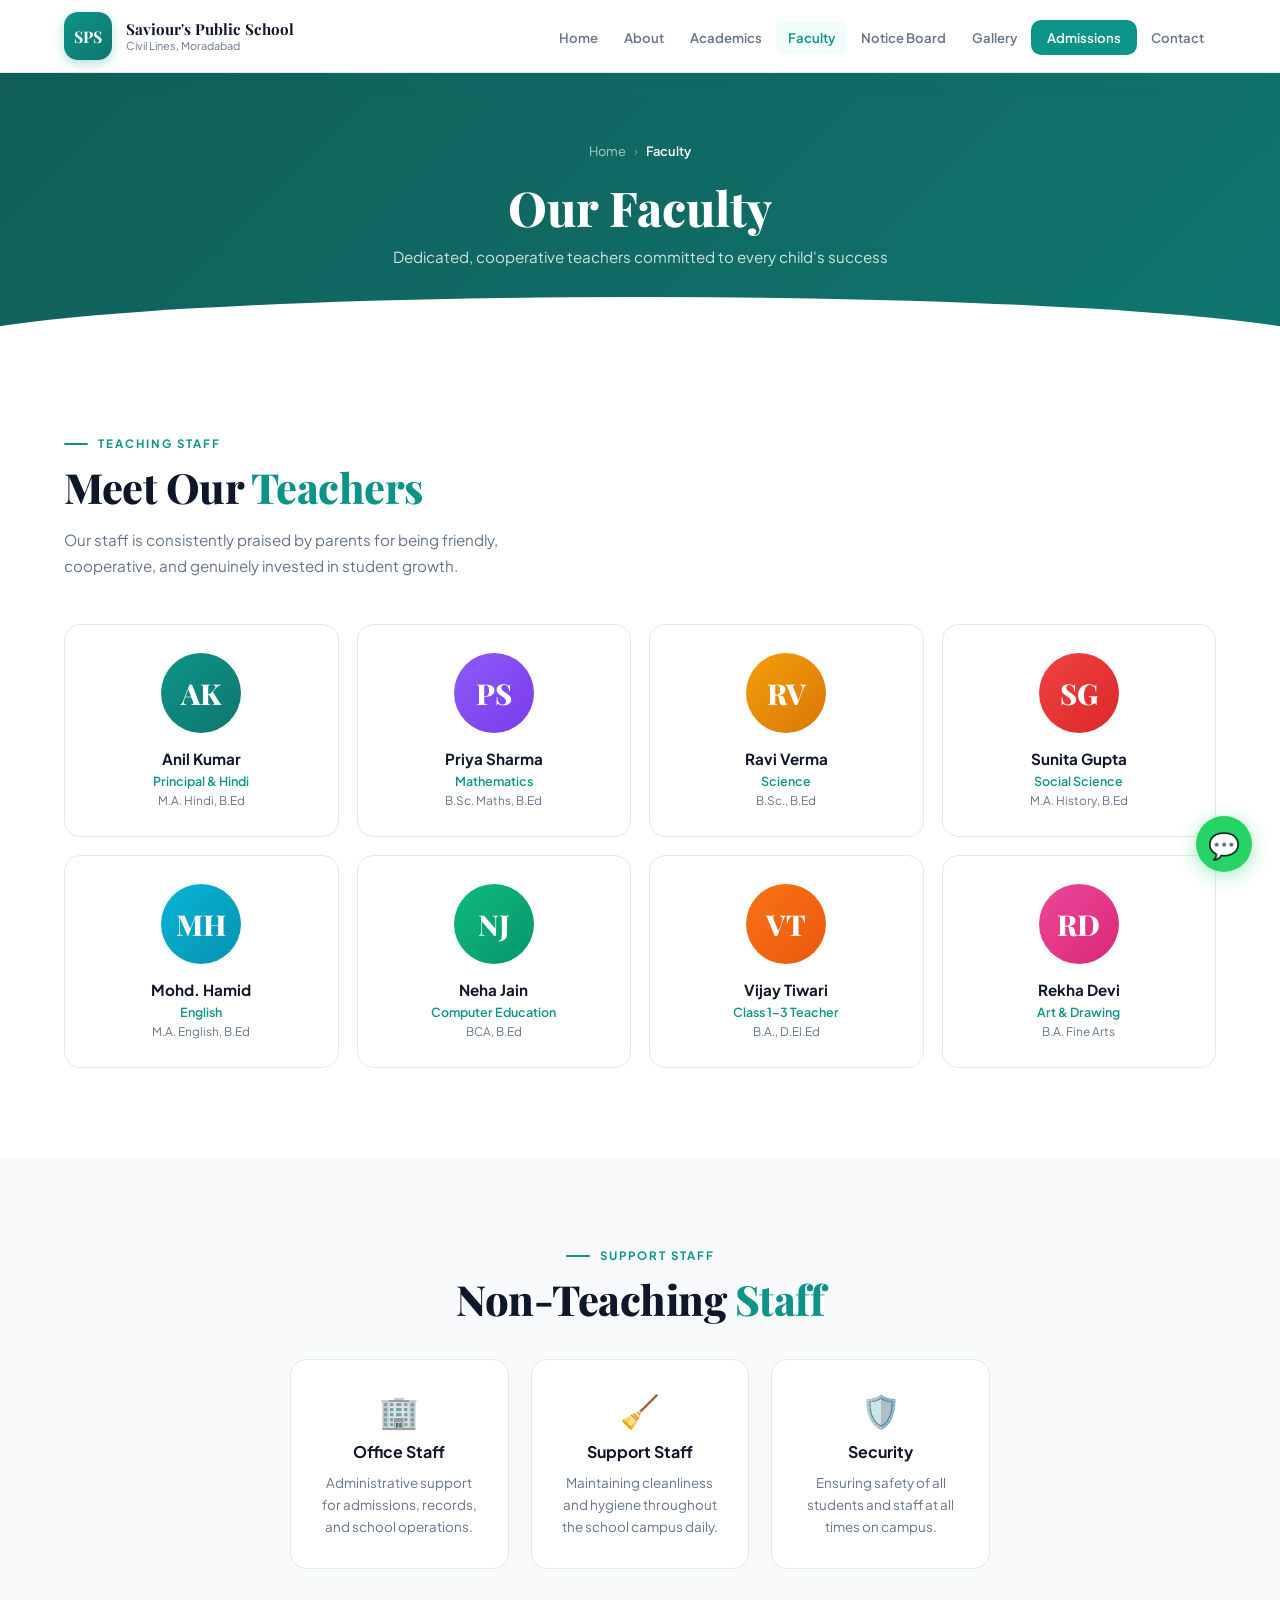
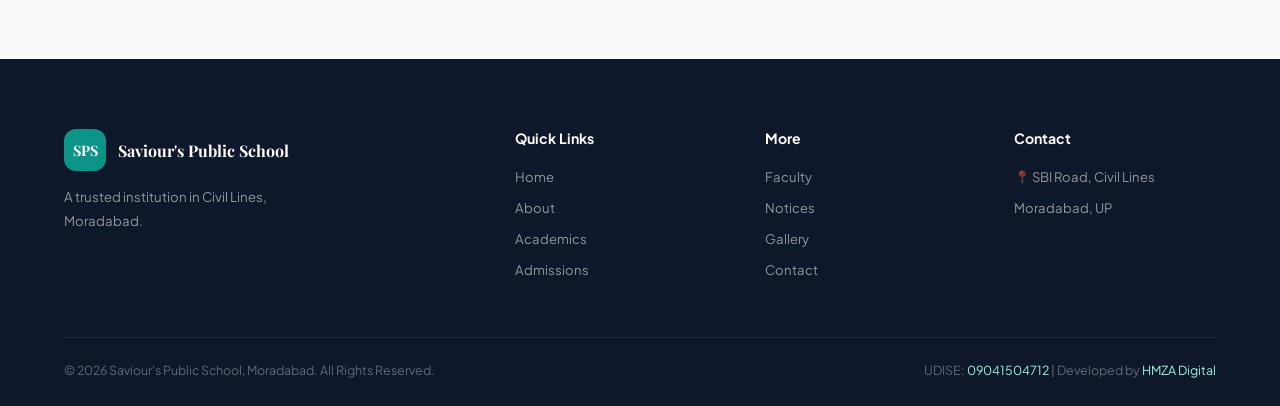
<file: faculty.html>
<!DOCTYPE html>
<html lang="en">
<head><meta charset="UTF-8"/><meta name="viewport" content="width=device-width,initial-scale=1.0"/><title>Faculty – Saviour's Public School Moradabad</title><link rel="stylesheet" href="css/styles.css"/></head>
<body>
<nav><div class="nav-inner"><div class="nav-logo"><div class="logo-badge">SPS</div><div class="logo-text"><h3>Saviour's Public School</h3><p>Civil Lines, Moradabad</p></div></div><ul class="nav-links"><li><a href="index.html">Home</a></li><li><a href="about.html">About</a></li><li><a href="academics.html">Academics</a></li><li><a href="faculty.html">Faculty</a></li><li><a href="notice.html">Notice Board</a></li><li><a href="gallery.html">Gallery</a></li><li><a href="admissions.html" class="nav-admit">Admissions</a></li><li><a href="contact.html">Contact</a></li></ul><div class="hamburger" onclick="toggleMob()"><span></span><span></span><span></span></div></div></nav>
<div class="mob-nav" id="mobNav"><button class="mob-close" onclick="toggleMob()">✕</button><a href="index.html" onclick="toggleMob()">Home</a><a href="about.html" onclick="toggleMob()">About</a><a href="academics.html" onclick="toggleMob()">Academics</a><a href="faculty.html" onclick="toggleMob()">Faculty</a><a href="notice.html" onclick="toggleMob()">Notice Board</a><a href="gallery.html" onclick="toggleMob()">Gallery</a><a href="admissions.html" onclick="toggleMob()">Admissions</a><a href="contact.html" onclick="toggleMob()">Contact</a></div>

<div class="page-header"><div class="breadcrumb"><a href="index.html">Home</a><span>›</span><span class="current">Faculty</span></div><h1>Our Faculty</h1><p>Dedicated, cooperative teachers committed to every child's success</p></div>

<section class="section">
  <div class="section-inner">
    <div class="section-label reveal">Teaching Staff</div>
    <h2 class="section-title reveal">Meet Our <span>Teachers</span></h2>
    <p class="section-sub reveal">Our staff is consistently praised by parents for being friendly, cooperative, and genuinely invested in student growth.</p>
    <div class="cards-4">
      <div class="faculty-card reveal"><div class="f-avatar" style="background:linear-gradient(135deg,#0d9488,#0f766e)">AK</div><h4>Anil Kumar</h4><div class="subj">Principal & Hindi</div><div class="qual">M.A. Hindi, B.Ed</div></div>
      <div class="faculty-card reveal"><div class="f-avatar" style="background:linear-gradient(135deg,#8b5cf6,#7c3aed)">PS</div><h4>Priya Sharma</h4><div class="subj">Mathematics</div><div class="qual">B.Sc. Maths, B.Ed</div></div>
      <div class="faculty-card reveal"><div class="f-avatar" style="background:linear-gradient(135deg,#f59e0b,#d97706)">RV</div><h4>Ravi Verma</h4><div class="subj">Science</div><div class="qual">B.Sc., B.Ed</div></div>
      <div class="faculty-card reveal"><div class="f-avatar" style="background:linear-gradient(135deg,#ef4444,#dc2626)">SG</div><h4>Sunita Gupta</h4><div class="subj">Social Science</div><div class="qual">M.A. History, B.Ed</div></div>
      <div class="faculty-card reveal"><div class="f-avatar" style="background:linear-gradient(135deg,#06b6d4,#0891b2)">MH</div><h4>Mohd. Hamid</h4><div class="subj">English</div><div class="qual">M.A. English, B.Ed</div></div>
      <div class="faculty-card reveal"><div class="f-avatar" style="background:linear-gradient(135deg,#10b981,#059669)">NJ</div><h4>Neha Jain</h4><div class="subj">Computer Education</div><div class="qual">BCA, B.Ed</div></div>
      <div class="faculty-card reveal"><div class="f-avatar" style="background:linear-gradient(135deg,#f97316,#ea580c)">VT</div><h4>Vijay Tiwari</h4><div class="subj">Class 1–3 Teacher</div><div class="qual">B.A., D.El.Ed</div></div>
      <div class="faculty-card reveal"><div class="f-avatar" style="background:linear-gradient(135deg,#ec4899,#db2777)">RD</div><h4>Rekha Devi</h4><div class="subj">Art & Drawing</div><div class="qual">B.A. Fine Arts</div></div>
    </div>
  </div>
</section>

<section class="section section-alt">
  <div class="section-inner">
    <div style="text-align:center;margin-bottom:36px" class="reveal">
      <div class="section-label" style="justify-content:center">Support Staff</div>
      <h2 class="section-title">Non-Teaching <span>Staff</span></h2>
    </div>
    <div class="cards-3" style="max-width:700px;margin:0 auto">
      <div class="card reveal" style="text-align:center"><div style="font-size:2rem;margin-bottom:10px">🏢</div><h4>Office Staff</h4><p>Administrative support for admissions, records, and school operations.</p></div>
      <div class="card reveal" style="text-align:center"><div style="font-size:2rem;margin-bottom:10px">🧹</div><h4>Support Staff</h4><p>Maintaining cleanliness and hygiene throughout the school campus daily.</p></div>
      <div class="card reveal" style="text-align:center"><div style="font-size:2rem;margin-bottom:10px">🛡️</div><h4>Security</h4><p>Ensuring safety of all students and staff at all times on campus.</p></div>
    </div>
  </div>
</section>

<footer><div class="footer-inner"><div class="footer-grid"><div class="footer-brand"><div style="display:flex;align-items:center;gap:12px;margin-bottom:4px"><div style="width:42px;height:42px;border-radius:12px;background:var(--teal);display:flex;align-items:center;justify-content:center;font-family:'Playfair Display',serif;font-weight:700;color:white;font-size:0.9rem">SPS</div><span style="font-family:'Playfair Display',serif;font-weight:700;font-size:1rem">Saviour's Public School</span></div><p>A trusted institution in Civil Lines, Moradabad.</p></div><div class="footer-col"><h4>Quick Links</h4><ul><li><a href="index.html">Home</a></li><li><a href="about.html">About</a></li><li><a href="academics.html">Academics</a></li><li><a href="admissions.html">Admissions</a></li></ul></div><div class="footer-col"><h4>More</h4><ul><li><a href="faculty.html">Faculty</a></li><li><a href="notice.html">Notices</a></li><li><a href="gallery.html">Gallery</a></li><li><a href="contact.html">Contact</a></li></ul></div><div class="footer-col"><h4>Contact</h4><ul><li><a href="#">📍 SBI Road, Civil Lines</a></li><li><a href="#">Moradabad, UP</a></li></ul></div></div><div class="footer-bottom"><p>© 2026 Saviour's Public School, Moradabad. All Rights Reserved.</p><p>UDISE: <span>09041504712</span> | Developed by <span>HMZA Digital</span></p></div></div></footer>
<a href="https://wa.me/91" class="wa-float">💬</a>
<script src="js/script.js"></script>
</body>
</html>
</file>
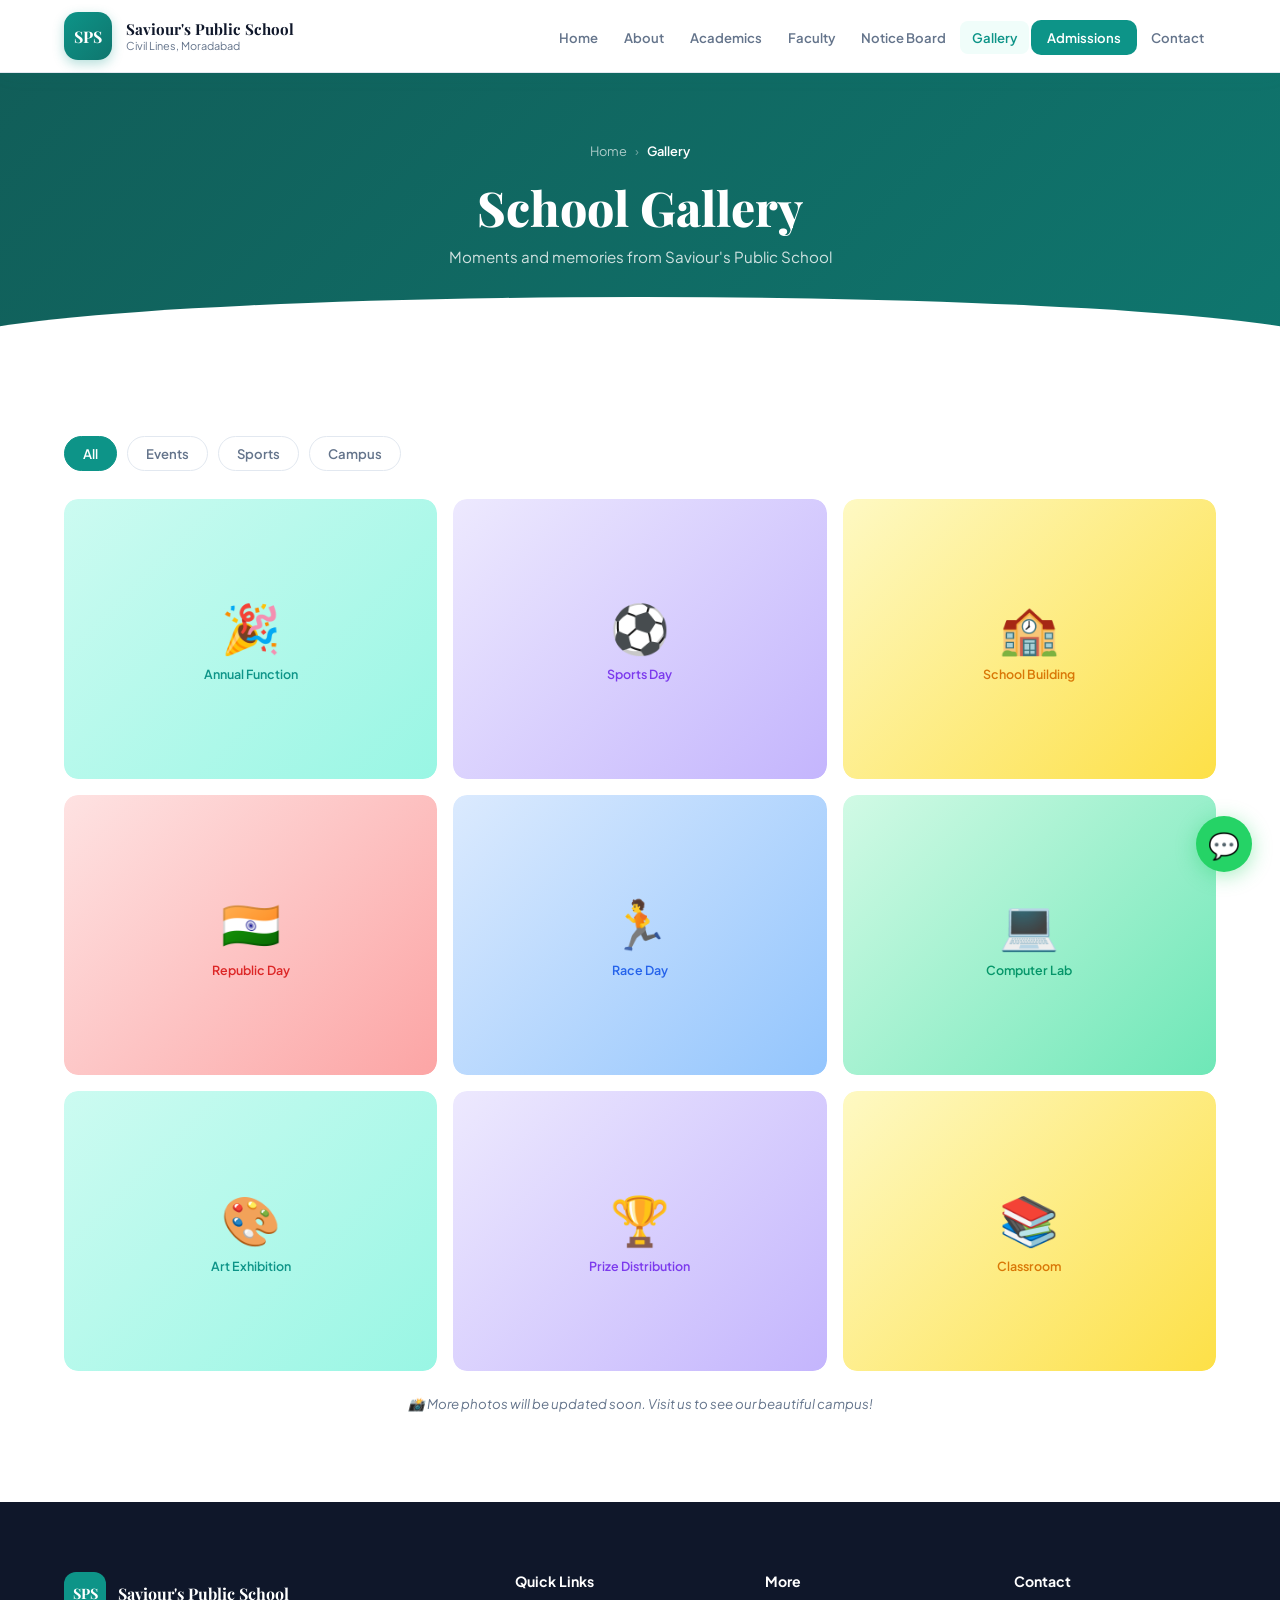
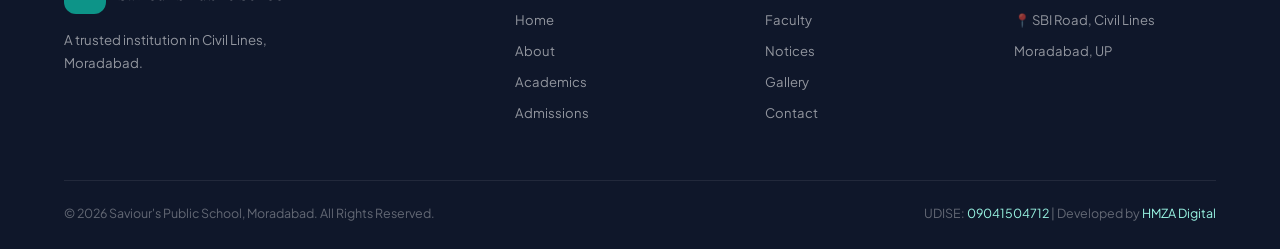
<file: gallery.html>
<!DOCTYPE html>
<html lang="en">
<head><meta charset="UTF-8"/><meta name="viewport" content="width=device-width,initial-scale=1.0"/><title>Gallery – Saviour's Public School Moradabad</title><link rel="stylesheet" href="css/styles.css"/><style>.g-placeholder{border-radius:14px;}.g1{background:linear-gradient(135deg,#ccfbf1,#99f6e4)}.g2{background:linear-gradient(135deg,#ede9fe,#c4b5fd)}.g3{background:linear-gradient(135deg,#fef9c3,#fde047)}.g4{background:linear-gradient(135deg,#fee2e2,#fca5a5)}.g5{background:linear-gradient(135deg,#dbeafe,#93c5fd)}.g6{background:linear-gradient(135deg,#d1fae5,#6ee7b7)}</style></head>
<body>
<nav><div class="nav-inner"><div class="nav-logo"><div class="logo-badge">SPS</div><div class="logo-text"><h3>Saviour's Public School</h3><p>Civil Lines, Moradabad</p></div></div><ul class="nav-links"><li><a href="index.html">Home</a></li><li><a href="about.html">About</a></li><li><a href="academics.html">Academics</a></li><li><a href="faculty.html">Faculty</a></li><li><a href="notice.html">Notice Board</a></li><li><a href="gallery.html">Gallery</a></li><li><a href="admissions.html" class="nav-admit">Admissions</a></li><li><a href="contact.html">Contact</a></li></ul><div class="hamburger" onclick="toggleMob()"><span></span><span></span><span></span></div></div></nav>
<div class="mob-nav" id="mobNav"><button class="mob-close" onclick="toggleMob()">✕</button><a href="index.html" onclick="toggleMob()">Home</a><a href="about.html" onclick="toggleMob()">About</a><a href="academics.html" onclick="toggleMob()">Academics</a><a href="faculty.html" onclick="toggleMob()">Faculty</a><a href="notice.html" onclick="toggleMob()">Notice Board</a><a href="gallery.html" onclick="toggleMob()">Gallery</a><a href="admissions.html" onclick="toggleMob()">Admissions</a><a href="contact.html" onclick="toggleMob()">Contact</a></div>

<div class="page-header"><div class="breadcrumb"><a href="index.html">Home</a><span>›</span><span class="current">Gallery</span></div><h1>School Gallery</h1><p>Moments and memories from Saviour's Public School</p></div>

<section class="section">
  <div class="section-inner">
    <div style="display:flex;gap:10px;margin-bottom:28px;flex-wrap:wrap" class="reveal">
      <button onclick="filterG('all',this)" style="padding:8px 18px;border-radius:20px;border:1px solid var(--teal);background:var(--teal);color:white;font-size:0.82rem;font-weight:600;cursor:pointer;font-family:'Plus Jakarta Sans',sans-serif">All</button>
      <button onclick="filterG('event',this)" style="padding:8px 18px;border-radius:20px;border:1px solid var(--border);background:transparent;color:var(--gray);font-size:0.82rem;font-weight:600;cursor:pointer;font-family:'Plus Jakarta Sans',sans-serif">Events</button>
      <button onclick="filterG('sports',this)" style="padding:8px 18px;border-radius:20px;border:1px solid var(--border);background:transparent;color:var(--gray);font-size:0.82rem;font-weight:600;cursor:pointer;font-family:'Plus Jakarta Sans',sans-serif">Sports</button>
      <button onclick="filterG('campus',this)" style="padding:8px 18px;border-radius:20px;border:1px solid var(--border);background:transparent;color:var(--gray);font-size:0.82rem;font-weight:600;cursor:pointer;font-family:'Plus Jakarta Sans',sans-serif">Campus</button>
    </div>
    <div class="gallery-grid" id="galleryGrid">
      <div class="gallery-item reveal" data-cat="event"><div class="g-placeholder g1" style="display:flex;flex-direction:column;align-items:center;justify-content:center;gap:8px;height:100%"><div style="font-size:3rem">🎉</div><p style="font-size:0.78rem;font-weight:600;color:var(--teal)">Annual Function</p></div></div>
      <div class="gallery-item reveal" data-cat="sports"><div class="g-placeholder g2" style="display:flex;flex-direction:column;align-items:center;justify-content:center;gap:8px;height:100%"><div style="font-size:3rem">⚽</div><p style="font-size:0.78rem;font-weight:600;color:#7c3aed">Sports Day</p></div></div>
      <div class="gallery-item reveal" data-cat="campus"><div class="g-placeholder g3" style="display:flex;flex-direction:column;align-items:center;justify-content:center;gap:8px;height:100%"><div style="font-size:3rem">🏫</div><p style="font-size:0.78rem;font-weight:600;color:#d97706">School Building</p></div></div>
      <div class="gallery-item reveal" data-cat="event"><div class="g-placeholder g4" style="display:flex;flex-direction:column;align-items:center;justify-content:center;gap:8px;height:100%"><div style="font-size:3rem">🇮🇳</div><p style="font-size:0.78rem;font-weight:600;color:#dc2626">Republic Day</p></div></div>
      <div class="gallery-item reveal" data-cat="sports"><div class="g-placeholder g5" style="display:flex;flex-direction:column;align-items:center;justify-content:center;gap:8px;height:100%"><div style="font-size:3rem">🏃</div><p style="font-size:0.78rem;font-weight:600;color:#2563eb">Race Day</p></div></div>
      <div class="gallery-item reveal" data-cat="campus"><div class="g-placeholder g6" style="display:flex;flex-direction:column;align-items:center;justify-content:center;gap:8px;height:100%"><div style="font-size:3rem">💻</div><p style="font-size:0.78rem;font-weight:600;color:#059669">Computer Lab</p></div></div>
      <div class="gallery-item reveal" data-cat="event"><div class="g-placeholder g1" style="display:flex;flex-direction:column;align-items:center;justify-content:center;gap:8px;height:100%"><div style="font-size:3rem">🎨</div><p style="font-size:0.78rem;font-weight:600;color:var(--teal)">Art Exhibition</p></div></div>
      <div class="gallery-item reveal" data-cat="event"><div class="g-placeholder g2" style="display:flex;flex-direction:column;align-items:center;justify-content:center;gap:8px;height:100%"><div style="font-size:3rem">🏆</div><p style="font-size:0.78rem;font-weight:600;color:#7c3aed">Prize Distribution</p></div></div>
      <div class="gallery-item reveal" data-cat="campus"><div class="g-placeholder g3" style="display:flex;flex-direction:column;align-items:center;justify-content:center;gap:8px;height:100%"><div style="font-size:3rem">📚</div><p style="font-size:0.78rem;font-weight:600;color:#d97706">Classroom</p></div></div>
    </div>
    <p style="text-align:center;color:var(--gray);font-size:0.83rem;margin-top:24px;font-style:italic" class="reveal">📸 More photos will be updated soon. Visit us to see our beautiful campus!</p>
  </div>
</section>

<footer><div class="footer-inner"><div class="footer-grid"><div class="footer-brand"><div style="display:flex;align-items:center;gap:12px;margin-bottom:4px"><div style="width:42px;height:42px;border-radius:12px;background:var(--teal);display:flex;align-items:center;justify-content:center;font-family:'Playfair Display',serif;font-weight:700;color:white;font-size:0.9rem">SPS</div><span style="font-family:'Playfair Display',serif;font-weight:700;font-size:1rem">Saviour's Public School</span></div><p>A trusted institution in Civil Lines, Moradabad.</p></div><div class="footer-col"><h4>Quick Links</h4><ul><li><a href="index.html">Home</a></li><li><a href="about.html">About</a></li><li><a href="academics.html">Academics</a></li><li><a href="admissions.html">Admissions</a></li></ul></div><div class="footer-col"><h4>More</h4><ul><li><a href="faculty.html">Faculty</a></li><li><a href="notice.html">Notices</a></li><li><a href="gallery.html">Gallery</a></li><li><a href="contact.html">Contact</a></li></ul></div><div class="footer-col"><h4>Contact</h4><ul><li><a href="#">📍 SBI Road, Civil Lines</a></li><li><a href="#">Moradabad, UP</a></li></ul></div></div><div class="footer-bottom"><p>© 2026 Saviour's Public School, Moradabad. All Rights Reserved.</p><p>UDISE: <span>09041504712</span> | Developed by <span>HMZA Digital</span></p></div></div></footer>
<a href="https://wa.me/91" class="wa-float">💬</a>
<script src="js/script.js"></script>
<script>
function filterG(cat,btn){
  document.querySelectorAll('#galleryGrid .gallery-item').forEach(c=>{c.style.display=(cat==='all'||c.dataset.cat===cat)?'block':'none';});
  document.querySelectorAll('[onclick^="filterG"]').forEach(b=>{b.style.background='transparent';b.style.color='var(--gray)';b.style.borderColor='var(--border)';});
  btn.style.background='var(--teal)';btn.style.color='white';btn.style.borderColor='var(--teal)';
}
</script>
</body>
</html>
</file>
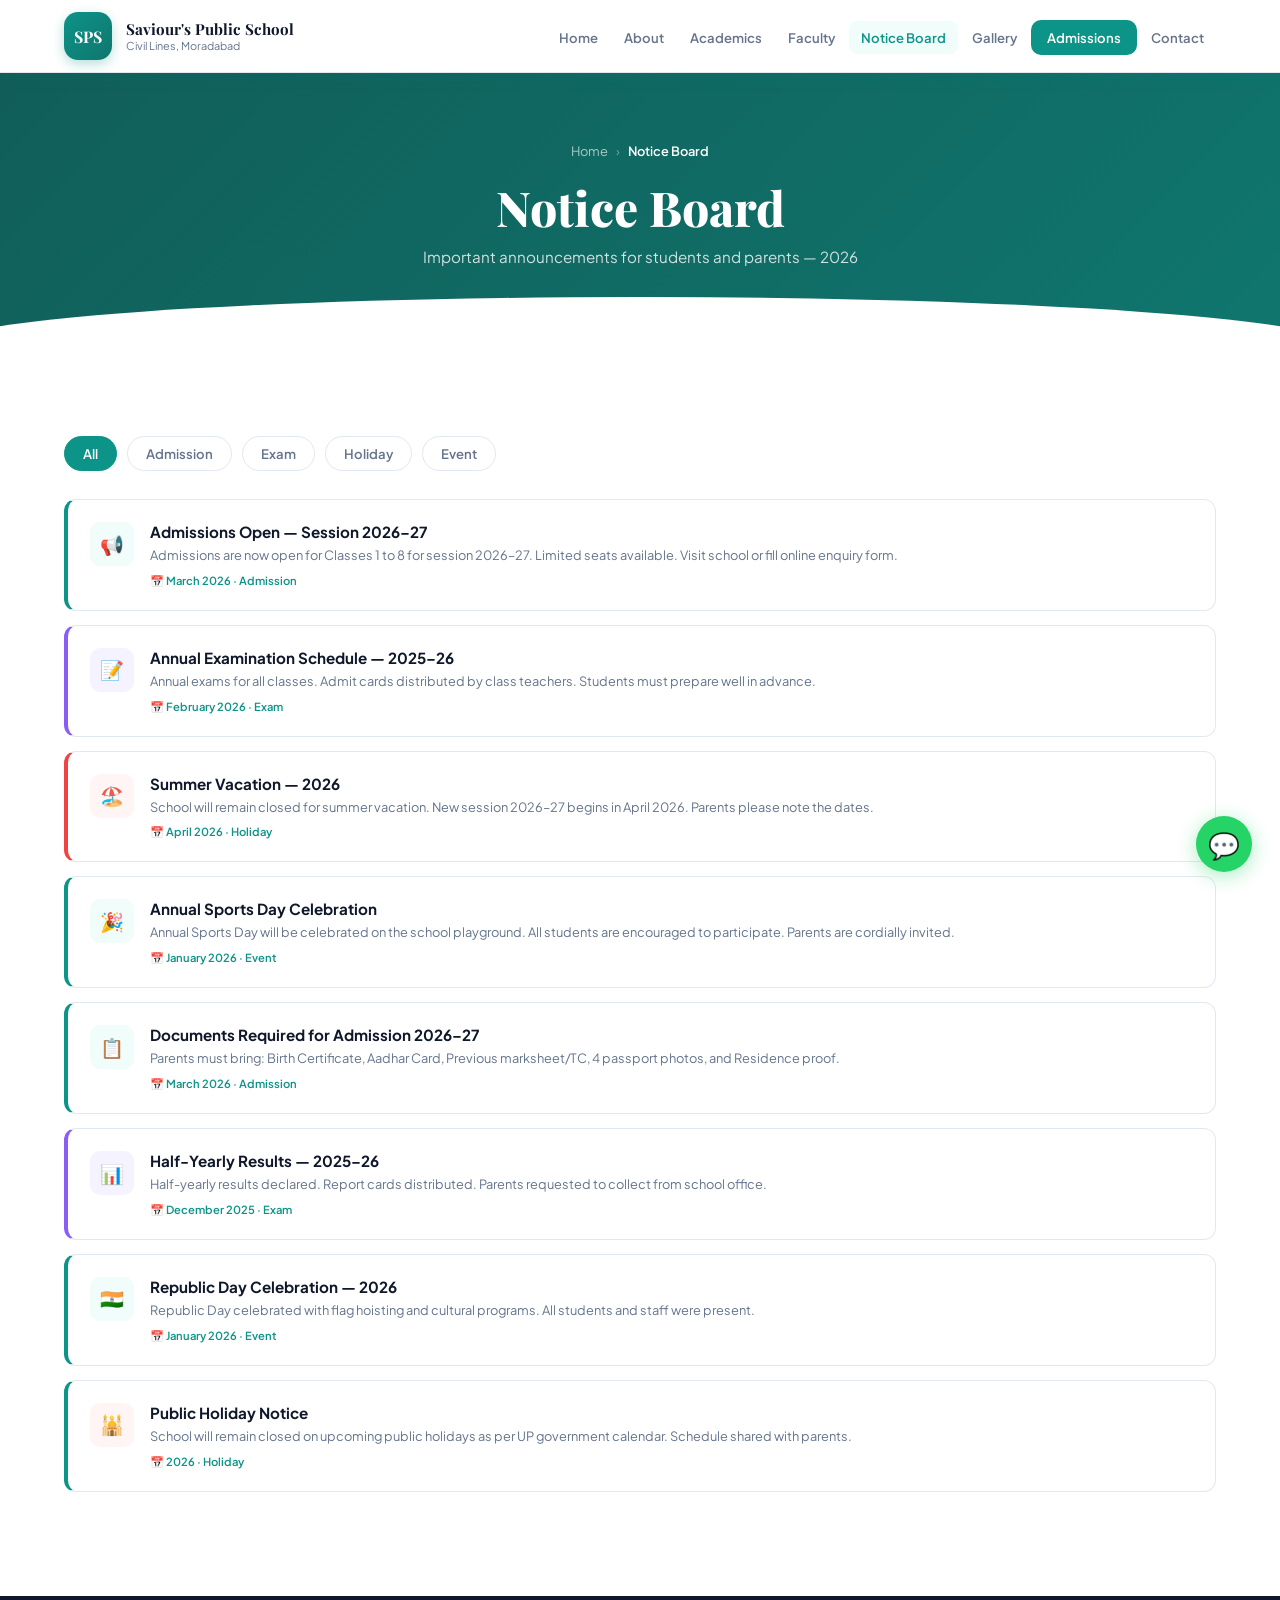
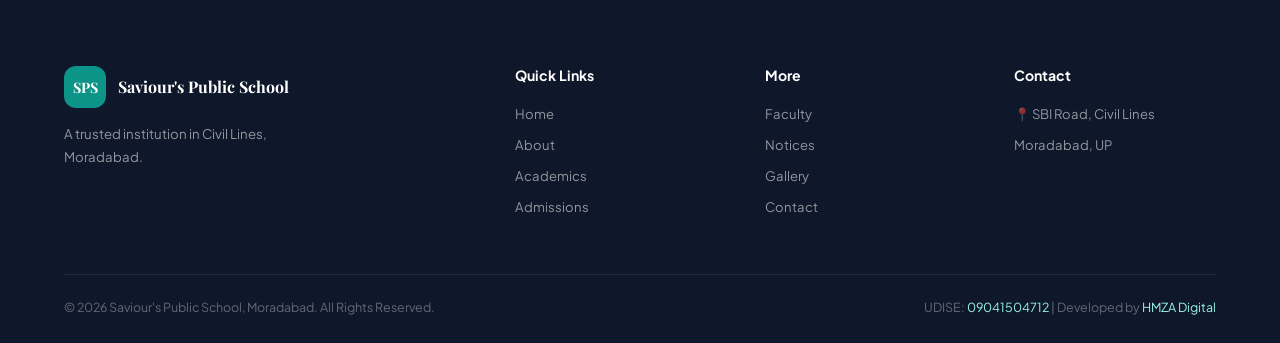
<file: notice.html>
<!DOCTYPE html>
<html lang="en">
<head><meta charset="UTF-8"/><meta name="viewport" content="width=device-width,initial-scale=1.0"/><title>Notice Board – Saviour's Public School Moradabad</title><link rel="stylesheet" href="css/styles.css"/></head>
<body>
<nav><div class="nav-inner"><div class="nav-logo"><div class="logo-badge">SPS</div><div class="logo-text"><h3>Saviour's Public School</h3><p>Civil Lines, Moradabad</p></div></div><ul class="nav-links"><li><a href="index.html">Home</a></li><li><a href="about.html">About</a></li><li><a href="academics.html">Academics</a></li><li><a href="faculty.html">Faculty</a></li><li><a href="notice.html">Notice Board</a></li><li><a href="gallery.html">Gallery</a></li><li><a href="admissions.html" class="nav-admit">Admissions</a></li><li><a href="contact.html">Contact</a></li></ul><div class="hamburger" onclick="toggleMob()"><span></span><span></span><span></span></div></div></nav>
<div class="mob-nav" id="mobNav"><button class="mob-close" onclick="toggleMob()">✕</button><a href="index.html" onclick="toggleMob()">Home</a><a href="about.html" onclick="toggleMob()">About</a><a href="academics.html" onclick="toggleMob()">Academics</a><a href="faculty.html" onclick="toggleMob()">Faculty</a><a href="notice.html" onclick="toggleMob()">Notice Board</a><a href="gallery.html" onclick="toggleMob()">Gallery</a><a href="admissions.html" onclick="toggleMob()">Admissions</a><a href="contact.html" onclick="toggleMob()">Contact</a></div>

<div class="page-header"><div class="breadcrumb"><a href="index.html">Home</a><span>›</span><span class="current">Notice Board</span></div><h1>Notice Board</h1><p>Important announcements for students and parents — 2026</p></div>

<section class="section">
  <div class="section-inner">
    <div style="display:flex;gap:10px;margin-bottom:28px;flex-wrap:wrap" class="reveal">
      <button onclick="filterN('all',this)" style="padding:8px 18px;border-radius:20px;border:1px solid var(--teal);background:var(--teal);color:white;font-size:0.82rem;font-weight:600;cursor:pointer;font-family:'Plus Jakarta Sans',sans-serif">All</button>
      <button onclick="filterN('admission',this)" style="padding:8px 18px;border-radius:20px;border:1px solid var(--border);background:transparent;color:var(--gray);font-size:0.82rem;font-weight:600;cursor:pointer;font-family:'Plus Jakarta Sans',sans-serif">Admission</button>
      <button onclick="filterN('exam',this)" style="padding:8px 18px;border-radius:20px;border:1px solid var(--border);background:transparent;color:var(--gray);font-size:0.82rem;font-weight:600;cursor:pointer;font-family:'Plus Jakarta Sans',sans-serif">Exam</button>
      <button onclick="filterN('holiday',this)" style="padding:8px 18px;border-radius:20px;border:1px solid var(--border);background:transparent;color:var(--gray);font-size:0.82rem;font-weight:600;cursor:pointer;font-family:'Plus Jakarta Sans',sans-serif">Holiday</button>
      <button onclick="filterN('event',this)" style="padding:8px 18px;border-radius:20px;border:1px solid var(--border);background:transparent;color:var(--gray);font-size:0.82rem;font-weight:600;cursor:pointer;font-family:'Plus Jakarta Sans',sans-serif">Event</button>
    </div>
    <div id="noticeList">
      <div class="notice-card reveal" data-cat="admission"><div class="n-icon teal">📢</div><div class="n-content"><h4>Admissions Open — Session 2026–27</h4><p>Admissions are now open for Classes 1 to 8 for session 2026–27. Limited seats available. Visit school or fill online enquiry form.</p><div class="n-date">📅 March 2026 · Admission</div></div></div>
      <div class="notice-card exam reveal" data-cat="exam"><div class="n-icon purple">📝</div><div class="n-content"><h4>Annual Examination Schedule — 2025–26</h4><p>Annual exams for all classes. Admit cards distributed by class teachers. Students must prepare well in advance.</p><div class="n-date">📅 February 2026 · Exam</div></div></div>
      <div class="notice-card urgent reveal" data-cat="holiday"><div class="n-icon red">🏖️</div><div class="n-content"><h4>Summer Vacation — 2026</h4><p>School will remain closed for summer vacation. New session 2026–27 begins in April 2026. Parents please note the dates.</p><div class="n-date">📅 April 2026 · Holiday</div></div></div>
      <div class="notice-card reveal" data-cat="event"><div class="n-icon teal">🎉</div><div class="n-content"><h4>Annual Sports Day Celebration</h4><p>Annual Sports Day will be celebrated on the school playground. All students are encouraged to participate. Parents are cordially invited.</p><div class="n-date">📅 January 2026 · Event</div></div></div>
      <div class="notice-card reveal" data-cat="admission"><div class="n-icon teal">📋</div><div class="n-content"><h4>Documents Required for Admission 2026–27</h4><p>Parents must bring: Birth Certificate, Aadhar Card, Previous marksheet/TC, 4 passport photos, and Residence proof.</p><div class="n-date">📅 March 2026 · Admission</div></div></div>
      <div class="notice-card exam reveal" data-cat="exam"><div class="n-icon purple">📊</div><div class="n-content"><h4>Half-Yearly Results — 2025–26</h4><p>Half-yearly results declared. Report cards distributed. Parents requested to collect from school office.</p><div class="n-date">📅 December 2025 · Exam</div></div></div>
      <div class="notice-card reveal" data-cat="event"><div class="n-icon teal">🇮🇳</div><div class="n-content"><h4>Republic Day Celebration — 2026</h4><p>Republic Day celebrated with flag hoisting and cultural programs. All students and staff were present.</p><div class="n-date">📅 January 2026 · Event</div></div></div>
      <div class="notice-card reveal" data-cat="holiday"><div class="n-icon red">🕌</div><div class="n-content"><h4>Public Holiday Notice</h4><p>School will remain closed on upcoming public holidays as per UP government calendar. Schedule shared with parents.</p><div class="n-date">📅 2026 · Holiday</div></div></div>
    </div>
  </div>
</section>

<footer><div class="footer-inner"><div class="footer-grid"><div class="footer-brand"><div style="display:flex;align-items:center;gap:12px;margin-bottom:4px"><div style="width:42px;height:42px;border-radius:12px;background:var(--teal);display:flex;align-items:center;justify-content:center;font-family:'Playfair Display',serif;font-weight:700;color:white;font-size:0.9rem">SPS</div><span style="font-family:'Playfair Display',serif;font-weight:700;font-size:1rem">Saviour's Public School</span></div><p>A trusted institution in Civil Lines, Moradabad.</p></div><div class="footer-col"><h4>Quick Links</h4><ul><li><a href="index.html">Home</a></li><li><a href="about.html">About</a></li><li><a href="academics.html">Academics</a></li><li><a href="admissions.html">Admissions</a></li></ul></div><div class="footer-col"><h4>More</h4><ul><li><a href="faculty.html">Faculty</a></li><li><a href="notice.html">Notices</a></li><li><a href="gallery.html">Gallery</a></li><li><a href="contact.html">Contact</a></li></ul></div><div class="footer-col"><h4>Contact</h4><ul><li><a href="#">📍 SBI Road, Civil Lines</a></li><li><a href="#">Moradabad, UP</a></li></ul></div></div><div class="footer-bottom"><p>© 2026 Saviour's Public School, Moradabad. All Rights Reserved.</p><p>UDISE: <span>09041504712</span> | Developed by <span>HMZA Digital</span></p></div></div></footer>
<a href="https://wa.me/91" class="wa-float">💬</a>
<script src="js/script.js"></script>
<script>
function filterN(cat,btn){
  document.querySelectorAll('#noticeList .notice-card').forEach(c=>{c.style.display=(cat==='all'||c.dataset.cat===cat)?'flex':'none';});
  document.querySelectorAll('[onclick^="filterN"]').forEach(b=>{b.style.background='transparent';b.style.color='var(--gray)';b.style.borderColor='var(--border)';});
  btn.style.background='var(--teal)';btn.style.color='white';btn.style.borderColor='var(--teal)';
}
</script>
</body>
</html>
</file>
<file: css/styles.css>
@import url('https://fonts.googleapis.com/css2?family=Playfair+Display:wght@600;700;800&family=Plus+Jakarta+Sans:wght@300;400;500;600;700&display=swap');

:root {
  --teal: #0d9488;
  --teal2: #0f766e;
  --teal3: #115e59;
  --teal-light: #ccfbf1;
  --teal-mid: #99f6e4;
  --teal-soft: #f0fdfa;
  --white: #ffffff;
  --off-white: #f8fafc;
  --dark: #0f172a;
  --dark2: #1e293b;
  --gray: #64748b;
  --border: #e2e8f0;
  --shadow: 0 8px 32px rgba(13,148,136,0.12);
  --radius: 16px;
}

* { margin: 0; padding: 0; box-sizing: border-box; }
html { scroll-behavior: smooth; }
body { font-family: 'Plus Jakarta Sans', sans-serif; background: var(--white); color: var(--dark); overflow-x: hidden; }
h1,h2,h3 { font-family: 'Playfair Display', serif; }
a { text-decoration: none; color: inherit; }

/* TOPBAR */
.topbar { background: var(--teal3); color: white; padding: 8px 5%; font-size: 0.75rem; display: flex; justify-content: space-between; align-items: center; flex-wrap: wrap; gap: 8px; }
.topbar span { opacity: 0.85; display: flex; align-items: center; gap: 6px; }

/* TICKER */
.ticker { background: var(--teal); color: white; padding: 10px 0; overflow: hidden; }
.ticker-inner { display: flex; animation: ticker 30s linear infinite; white-space: nowrap; }
.ticker-item { padding: 0 48px; font-size: 0.82rem; font-weight: 500; display: flex; align-items: center; gap: 12px; }
.ticker-item::after { content: '✦'; opacity: 0.4; }
@keyframes ticker { from { transform: translateX(0); } to { transform: translateX(-50%); } }

/* NAV */
nav { position: sticky; top: 0; z-index: 999; background: rgba(255,255,255,0.97); backdrop-filter: blur(20px); border-bottom: 1px solid var(--border); box-shadow: 0 2px 20px rgba(13,148,136,0.06); padding: 0 5%; }
.nav-inner { display: flex; align-items: center; justify-content: space-between; max-width: 1200px; margin: auto; height: 72px; }
.nav-logo { display: flex; align-items: center; gap: 14px; }
.logo-badge { width: 48px; height: 48px; border-radius: 14px; background: linear-gradient(135deg, var(--teal), var(--teal2)); display: flex; align-items: center; justify-content: center; font-family: 'Playfair Display', serif; font-weight: 700; font-size: 1rem; color: white; box-shadow: 0 4px 12px rgba(13,148,136,0.3); }
.logo-text h3 { font-family: 'Playfair Display', serif; font-size: 0.95rem; font-weight: 700; color: var(--dark); line-height: 1.2; }
.logo-text p { font-size: 0.68rem; color: var(--gray); }
.nav-links { display: flex; align-items: center; gap: 2px; list-style: none; }
.nav-links a { padding: 8px 12px; border-radius: 8px; font-size: 0.82rem; font-weight: 600; color: var(--gray); transition: all 0.2s; }
.nav-links a:hover, .nav-links a.active { background: var(--teal-soft); color: var(--teal); }
.nav-admit { background: var(--teal) !important; color: white !important; border-radius: 10px !important; padding: 9px 16px !important; }
.nav-admit:hover { background: var(--teal2) !important; }
.hamburger { display: none; flex-direction: column; gap: 5px; cursor: pointer; }
.hamburger span { width: 22px; height: 2px; background: var(--teal); border-radius: 2px; }
.mob-nav { display: none; position: fixed; inset: 0; background: white; z-index: 998; flex-direction: column; align-items: center; justify-content: center; gap: 24px; }
.mob-nav.open { display: flex; }
.mob-nav a { font-family: 'Playfair Display', serif; font-size: 1.6rem; font-weight: 700; color: var(--dark); }
.mob-nav a:hover { color: var(--teal); }
.mob-close { position: absolute; top: 20px; right: 24px; font-size: 1.8rem; cursor: pointer; color: var(--teal); background: none; border: none; }

/* HERO */
.hero { background: linear-gradient(135deg, var(--teal3) 0%, var(--teal2) 50%, var(--teal) 100%); padding: 90px 5% 100px; position: relative; overflow: hidden; }
.hero::before { content: ''; position: absolute; inset: 0; background: url("data:image/svg+xml,%3Csvg width='60' height='60' viewBox='0 0 60 60' xmlns='http://www.w3.org/2000/svg'%3E%3Cg fill='%23ffffff' fill-opacity='0.03'%3E%3Ccircle cx='30' cy='30' r='15'/%3E%3C/g%3E%3C/svg%3E"); }
.hero::after { content: ''; position: absolute; bottom: -1px; left: 0; right: 0; height: 60px; background: white; clip-path: ellipse(55% 100% at 50% 100%); }
.hero-inner { max-width: 1200px; margin: auto; display: grid; grid-template-columns: 1.2fr 0.8fr; gap: 60px; align-items: center; position: relative; z-index: 2; }
.hero-badge { display: inline-flex; align-items: center; gap: 8px; background: rgba(255,255,255,0.12); border: 1px solid rgba(255,255,255,0.22); color: var(--teal-mid); padding: 7px 18px; border-radius: 30px; font-size: 0.75rem; font-weight: 600; letter-spacing: 1.5px; text-transform: uppercase; margin-bottom: 22px; }
.hero h1 { font-size: clamp(2.2rem,4vw,3.4rem); font-weight: 800; color: white; line-height: 1.1; margin-bottom: 18px; letter-spacing: -1px; }
.hero h1 em { font-style: italic; color: var(--teal-mid); }
.hero p { color: rgba(255,255,255,0.82); font-size: 1rem; line-height: 1.75; margin-bottom: 32px; }
.hero-btns { display: flex; gap: 14px; flex-wrap: wrap; }
.btn-white { background: white; color: var(--teal); padding: 13px 26px; border-radius: 12px; font-weight: 700; font-size: 0.92rem; display: inline-flex; align-items: center; gap: 8px; transition: all 0.3s; border: none; cursor: pointer; font-family: 'Plus Jakarta Sans', sans-serif; }
.btn-white:hover { transform: translateY(-2px); box-shadow: 0 8px 24px rgba(0,0,0,0.15); }
.btn-outline-w { background: transparent; color: white; padding: 13px 26px; border-radius: 12px; font-weight: 600; font-size: 0.92rem; display: inline-flex; align-items: center; gap: 8px; border: 2px solid rgba(255,255,255,0.4); transition: all 0.3s; }
.btn-outline-w:hover { border-color: white; background: rgba(255,255,255,0.1); }
.hero-card { background: white; border-radius: 24px; padding: 36px; box-shadow: 0 24px 60px rgba(0,0,0,0.18); }
.hero-card .card-head { font-size: 0.75rem; font-weight: 700; color: var(--teal); text-transform: uppercase; letter-spacing: 1.5px; margin-bottom: 20px; }
.stat-grid { display: grid; grid-template-columns: 1fr 1fr; gap: 12px; }
.stat-item { background: var(--teal-soft); border-radius: 12px; padding: 18px; text-align: center; border: 1px solid var(--teal-light); }
.stat-item .num { font-family: 'Playfair Display', serif; font-size: 1.9rem; font-weight: 800; color: var(--teal); line-height: 1; }
.stat-item .lbl { font-size: 0.7rem; color: var(--gray); margin-top: 5px; font-weight: 500; }
.review-strip { margin-top: 16px; background: var(--teal-soft); border-radius: 12px; padding: 14px; border: 1px solid var(--teal-light); display: flex; align-items: center; gap: 10px; }
.stars-gold { color: #f59e0b; font-size: 0.9rem; }

/* SECTIONS */
.section { padding: 90px 5%; }
.section-alt { background: var(--off-white); }
.section-inner { max-width: 1200px; margin: auto; }
.section-label { font-size: 0.72rem; font-weight: 700; letter-spacing: 2px; text-transform: uppercase; color: var(--teal); margin-bottom: 12px; display: flex; align-items: center; gap: 10px; }
.section-label::before { content: ''; width: 24px; height: 2px; background: var(--teal); border-radius: 2px; }
.section-title { font-size: clamp(1.8rem,3.5vw,2.6rem); font-weight: 800; color: var(--dark); line-height: 1.15; margin-bottom: 16px; letter-spacing: -0.5px; }
.section-title span { color: var(--teal); }
.section-sub { color: var(--gray); font-size: 0.95rem; line-height: 1.75; max-width: 520px; margin-bottom: 44px; }

/* CARDS */
.cards-3 { display: grid; grid-template-columns: repeat(3,1fr); gap: 22px; }
.cards-4 { display: grid; grid-template-columns: repeat(4,1fr); gap: 18px; }
.cards-2 { display: grid; grid-template-columns: 1fr 1fr; gap: 28px; }
.card { background: white; border-radius: var(--radius); padding: 30px; border: 1px solid var(--border); transition: all 0.3s; }
.card:hover { transform: translateY(-5px); box-shadow: var(--shadow); border-color: var(--teal-light); }
.c-icon { width: 54px; height: 54px; border-radius: 14px; background: var(--teal-soft); border: 1px solid var(--teal-light); display: flex; align-items: center; justify-content: center; font-size: 1.5rem; margin-bottom: 18px; transition: background 0.3s; }
.card:hover .c-icon { background: var(--teal-light); }
.card h4 { font-size: 1rem; font-weight: 700; margin-bottom: 10px; color: var(--dark); font-family: 'Plus Jakarta Sans', sans-serif; }
.card p { font-size: 0.84rem; color: var(--gray); line-height: 1.65; }

/* BUTTONS */
.btn-teal { background: var(--teal); color: white; padding: 13px 26px; border-radius: 12px; font-weight: 700; font-size: 0.92rem; display: inline-flex; align-items: center; gap: 8px; transition: all 0.3s; border: none; cursor: pointer; font-family: 'Plus Jakarta Sans', sans-serif; }
.btn-teal:hover { background: var(--teal2); transform: translateY(-2px); box-shadow: 0 8px 24px rgba(13,148,136,0.3); }

/* FORMS */
.form-group { margin-bottom: 16px; }
.form-group label { display: block; font-size: 0.78rem; font-weight: 600; color: var(--dark); margin-bottom: 7px; }
.form-group input, .form-group select, .form-group textarea { width: 100%; padding: 12px 16px; background: var(--off-white); border: 1.5px solid var(--border); border-radius: 10px; color: var(--dark); font-family: 'Plus Jakarta Sans', sans-serif; font-size: 0.9rem; outline: none; transition: all 0.2s; }
.form-group input:focus, .form-group select:focus, .form-group textarea:focus { border-color: var(--teal); background: white; box-shadow: 0 0 0 3px rgba(13,148,136,0.08); }
.form-group textarea { resize: vertical; min-height: 100px; }
.form-row { display: grid; grid-template-columns: 1fr 1fr; gap: 14px; }

/* NOTICE */
.notice-card { background: white; border-radius: 12px; padding: 22px; border: 1px solid var(--border); border-left: 4px solid var(--teal); transition: all 0.3s; display: flex; gap: 16px; margin-bottom: 14px; }
.notice-card:hover { box-shadow: var(--shadow); }
.notice-card.urgent { border-left-color: #ef4444; }
.notice-card.exam { border-left-color: #8b5cf6; }
.n-icon { width: 44px; height: 44px; border-radius: 10px; display: flex; align-items: center; justify-content: center; font-size: 1.2rem; flex-shrink: 0; }
.n-icon.teal { background: var(--teal-soft); }
.n-icon.red { background: #fff5f5; }
.n-icon.purple { background: #f5f3ff; }
.n-content h4 { font-size: 0.95rem; font-weight: 700; color: var(--dark); margin-bottom: 5px; font-family: 'Plus Jakarta Sans', sans-serif; }
.n-content p { font-size: 0.8rem; color: var(--gray); line-height: 1.55; }
.n-date { font-size: 0.7rem; color: var(--teal); font-weight: 600; margin-top: 7px; }

/* GALLERY */
.gallery-grid { display: grid; grid-template-columns: repeat(3,1fr); gap: 16px; }
.gallery-item { border-radius: 14px; overflow: hidden; aspect-ratio: 4/3; cursor: pointer; transition: transform 0.3s; }
.gallery-item:hover { transform: scale(1.02); }
.g-placeholder { width: 100%; height: 100%; display: flex; flex-direction: column; align-items: center; justify-content: center; gap: 8px; }

/* FACULTY */
.faculty-card { background: white; border-radius: var(--radius); padding: 28px; border: 1px solid var(--border); text-align: center; transition: all 0.3s; }
.faculty-card:hover { transform: translateY(-5px); box-shadow: var(--shadow); }
.f-avatar { width: 80px; height: 80px; border-radius: 50%; margin: 0 auto 16px; display: flex; align-items: center; justify-content: center; font-size: 1.8rem; font-weight: 800; color: white; font-family: 'Playfair Display', serif; }
.faculty-card h4 { font-size: 0.95rem; font-weight: 700; margin-bottom: 5px; font-family: 'Plus Jakarta Sans', sans-serif; }
.faculty-card .subj { font-size: 0.78rem; color: var(--teal); font-weight: 600; margin-bottom: 4px; }
.faculty-card .qual { font-size: 0.74rem; color: var(--gray); }

/* PAGE HEADER */
.page-header { background: linear-gradient(135deg, var(--teal3), var(--teal2)); padding: 70px 5% 80px; text-align: center; position: relative; overflow: hidden; }
.page-header::after { content: ''; position: absolute; bottom: -1px; left: 0; right: 0; height: 50px; background: white; clip-path: ellipse(55% 100% at 50% 100%); }
.page-header h1 { font-size: clamp(1.8rem,4vw,3rem); font-weight: 800; color: white; position: relative; z-index: 2; }
.page-header p { color: rgba(255,255,255,0.8); margin-top: 8px; font-size: 0.95rem; position: relative; z-index: 2; }
.breadcrumb { display: flex; align-items: center; justify-content: center; gap: 8px; margin-bottom: 16px; position: relative; z-index: 2; }
.breadcrumb a { color: rgba(255,255,255,0.65); font-size: 0.8rem; }
.breadcrumb span { color: rgba(255,255,255,0.4); font-size: 0.8rem; }
.breadcrumb .current { color: white; font-weight: 600; font-size: 0.8rem; }

/* CTA */
.cta-box { background: linear-gradient(135deg, var(--teal), var(--teal2)); border-radius: 24px; padding: 64px 40px; text-align: center; }
.cta-box h2 { font-size: clamp(1.6rem,3vw,2.4rem); font-weight: 800; color: white; margin-bottom: 12px; }
.cta-box p { color: rgba(255,255,255,0.82); font-size: 0.95rem; margin-bottom: 28px; }

/* STATS BAR */
.stats-bar { background: var(--teal3); padding: 52px 5%; }
.stats-inner { max-width: 1200px; margin: auto; display: grid; grid-template-columns: repeat(5,1fr); gap: 20px; text-align: center; }
.s-item .num { font-family: 'Playfair Display', serif; font-size: 2.6rem; font-weight: 800; color: var(--teal-mid); line-height: 1; }
.s-item .lbl { color: rgba(255,255,255,0.65); font-size: 0.8rem; margin-top: 6px; }

/* FOOTER */
footer { background: var(--dark); color: white; padding: 70px 5% 28px; }
.footer-inner { max-width: 1200px; margin: auto; }
.footer-grid { display: grid; grid-template-columns: 2fr 1fr 1fr 1fr; gap: 48px; padding-bottom: 48px; border-bottom: 1px solid rgba(255,255,255,0.08); }
.footer-brand p { color: rgba(255,255,255,0.55); font-size: 0.83rem; line-height: 1.75; margin-top: 14px; max-width: 270px; }
.f-rating { display: flex; align-items: center; gap: 8px; margin-top: 16px; background: rgba(255,255,255,0.05); border-radius: 10px; padding: 12px 14px; }
.footer-col h4 { font-size: 0.88rem; font-weight: 700; margin-bottom: 18px; }
.footer-col ul { list-style: none; }
.footer-col ul li { margin-bottom: 10px; }
.footer-col ul li a { color: rgba(255,255,255,0.55); font-size: 0.82rem; transition: color 0.2s; }
.footer-col ul li a:hover { color: var(--teal-mid); }
.footer-bottom { display: flex; justify-content: space-between; align-items: center; padding-top: 24px; font-size: 0.78rem; color: rgba(255,255,255,0.35); flex-wrap: wrap; gap: 10px; }
.footer-bottom span { color: var(--teal-mid); }

/* REVEAL */
.reveal { opacity: 0; transform: translateY(28px); transition: opacity 0.65s ease, transform 0.65s ease; }
.reveal.visible { opacity: 1; transform: translateY(0); }

/* WA */
.wa-float { position: fixed; bottom: 28px; right: 28px; width: 56px; height: 56px; border-radius: 50%; background: #25d366; display: flex; align-items: center; justify-content: center; font-size: 1.6rem; box-shadow: 0 4px 20px rgba(37,211,102,0.4); z-index: 500; text-decoration: none; animation: waPulse 2.5s infinite; }
@keyframes waPulse { 0%,100% { box-shadow: 0 4px 20px rgba(37,211,102,0.4); } 50% { box-shadow: 0 4px 40px rgba(37,211,102,0.65); } }

@media(max-width:1000px) { .hero-inner { grid-template-columns: 1fr; } .hero-card { display: none; } .cards-3,.cards-4 { grid-template-columns: 1fr 1fr; } .footer-grid { grid-template-columns: 1fr 1fr; } .stats-inner { grid-template-columns: repeat(3,1fr); } }
@media(max-width:768px) { nav { padding: 0 20px; } .nav-links { display: none; } .hamburger { display: flex; } .topbar { display: none; } .section { padding: 60px 5%; } }
@media(max-width:600px) { .cards-3,.cards-4,.cards-2 { grid-template-columns: 1fr; } .gallery-grid { grid-template-columns: 1fr 1fr; } .form-row { grid-template-columns: 1fr; } .footer-grid { grid-template-columns: 1fr; } .footer-bottom { flex-direction: column; text-align: center; } .stats-inner { grid-template-columns: 1fr 1fr; } }
</file>
